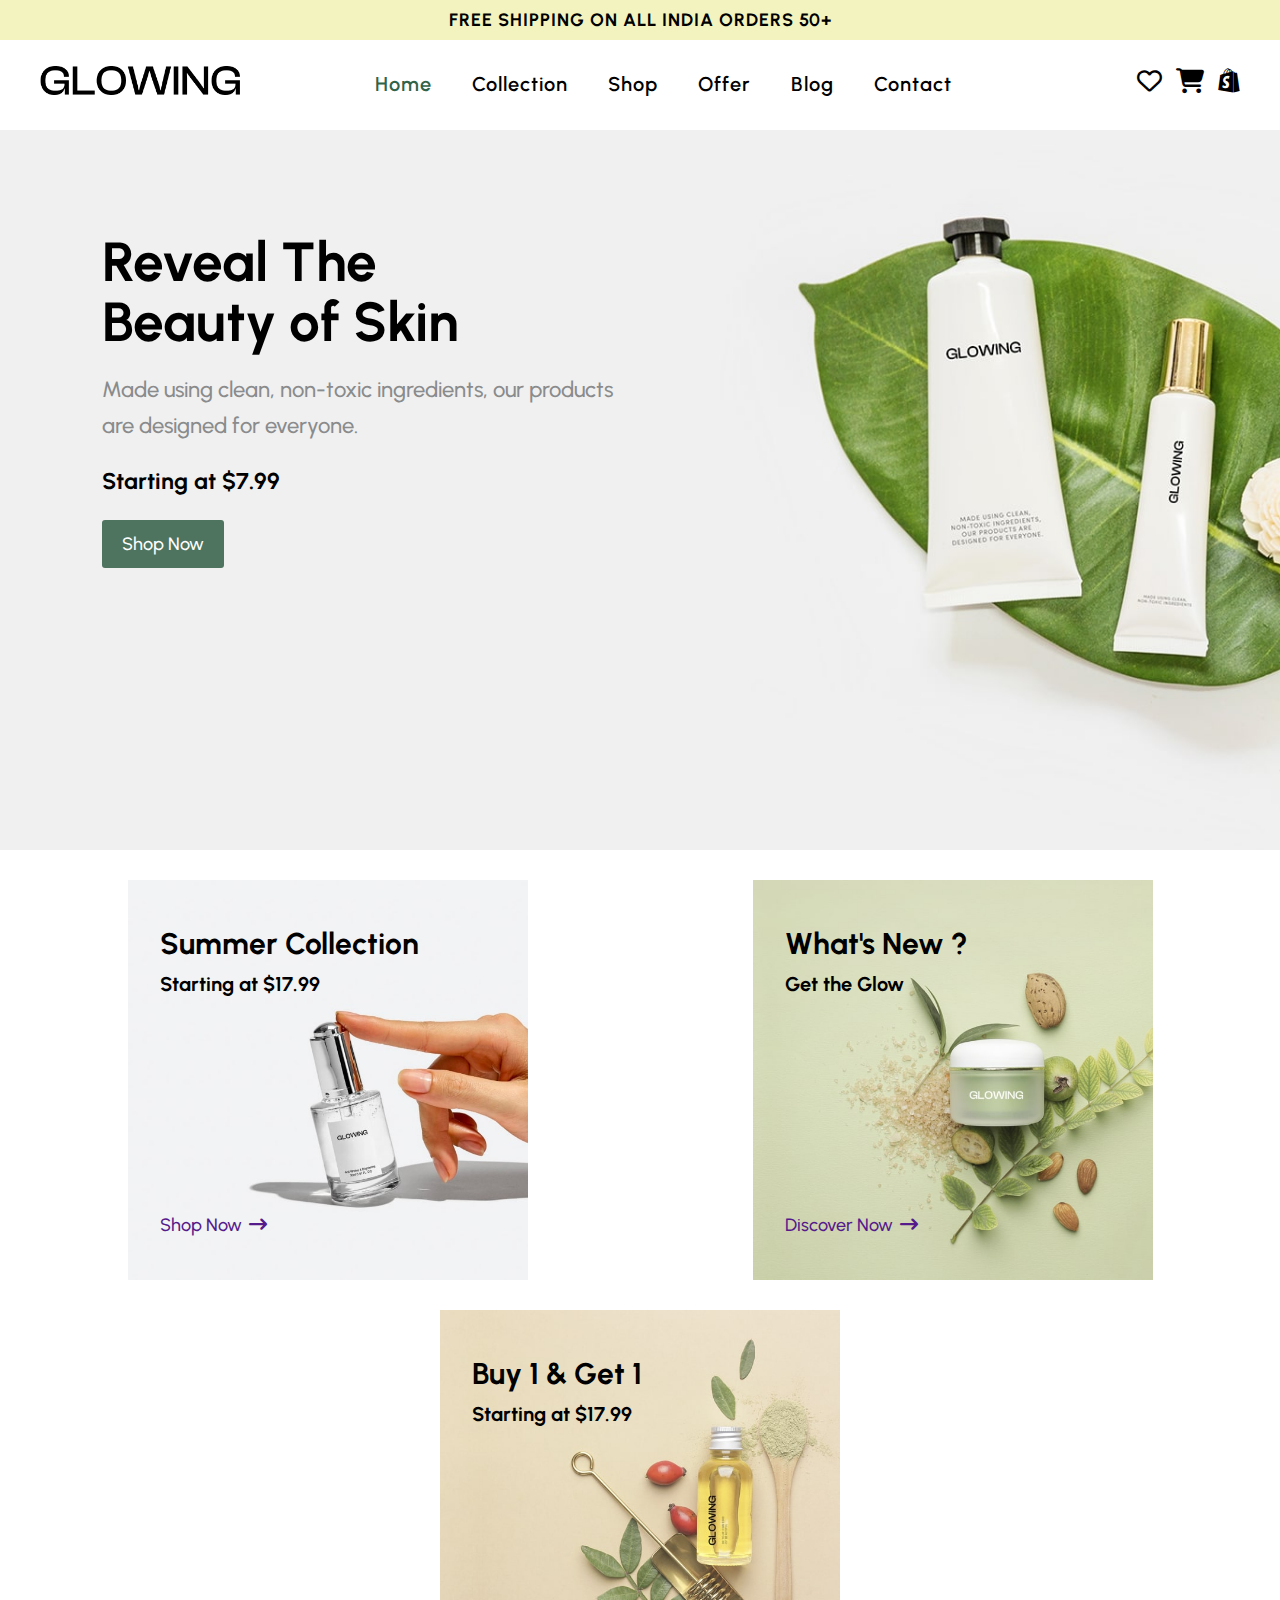
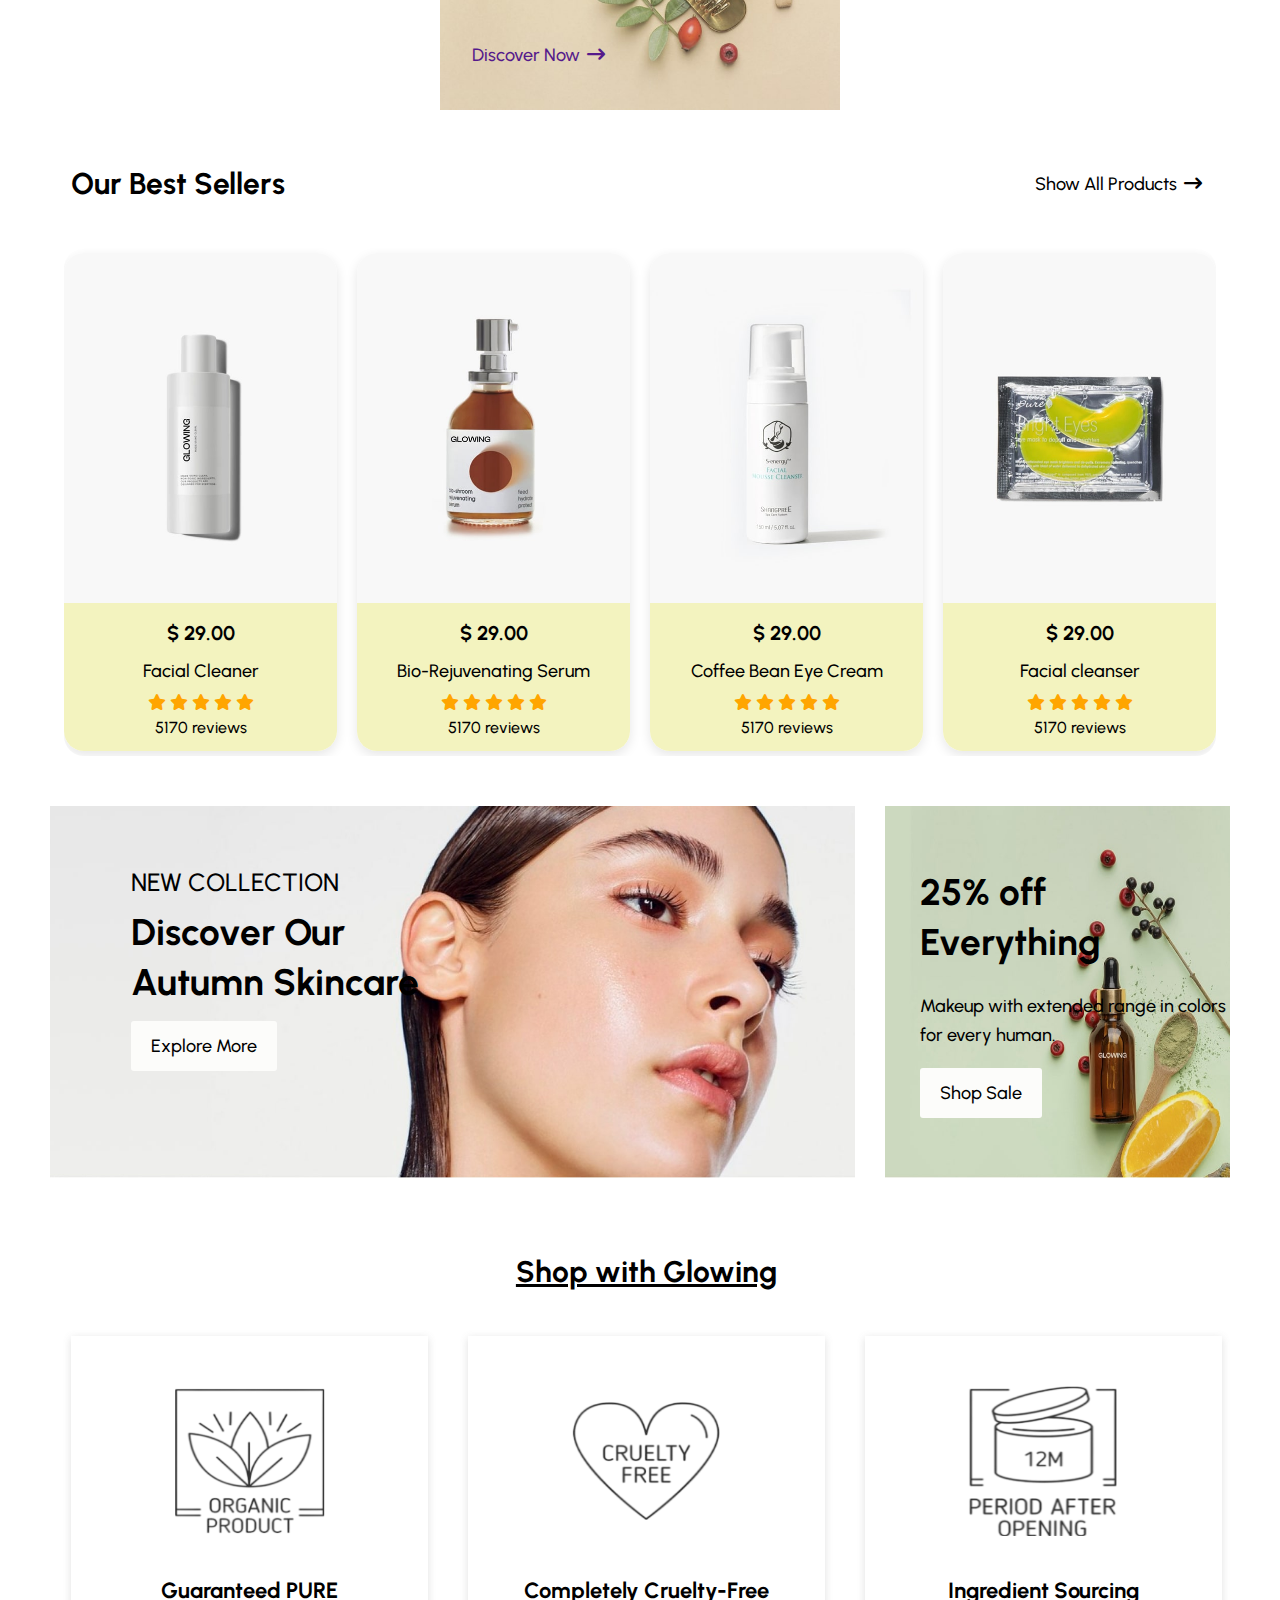
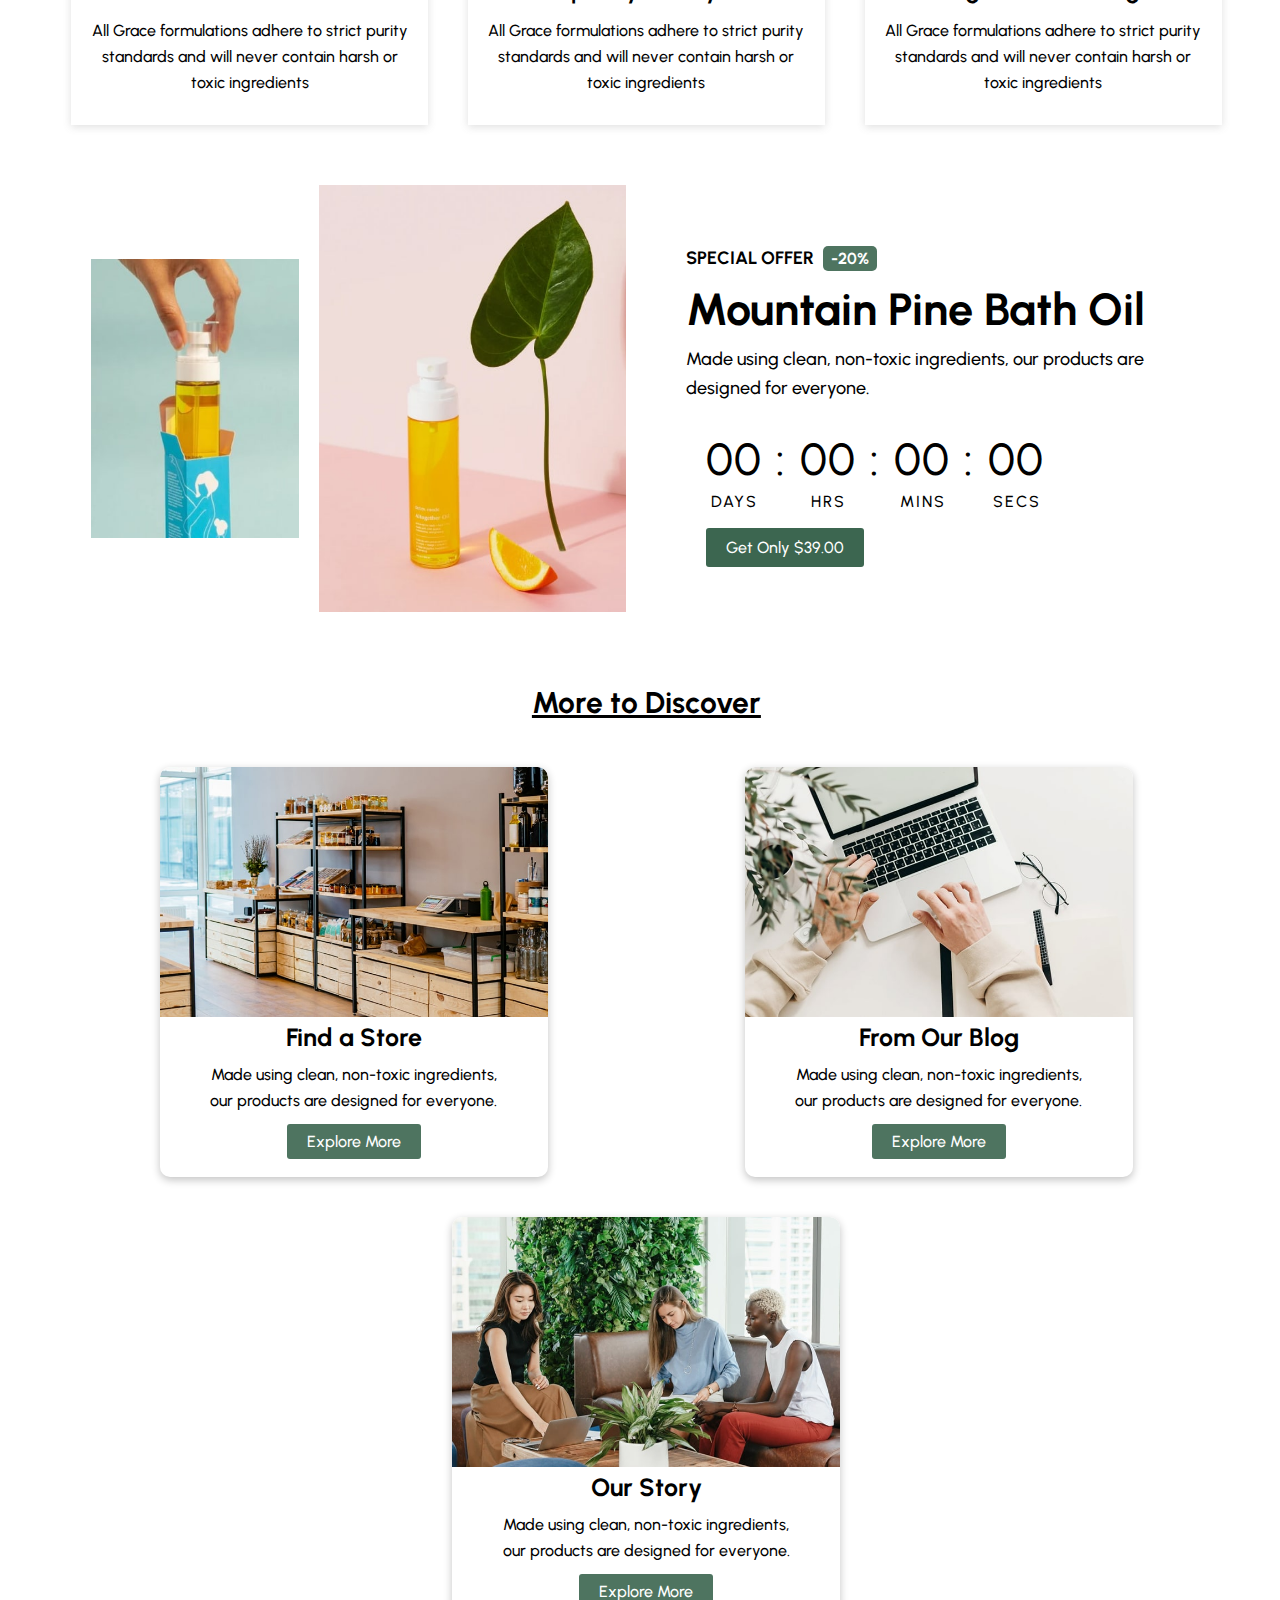
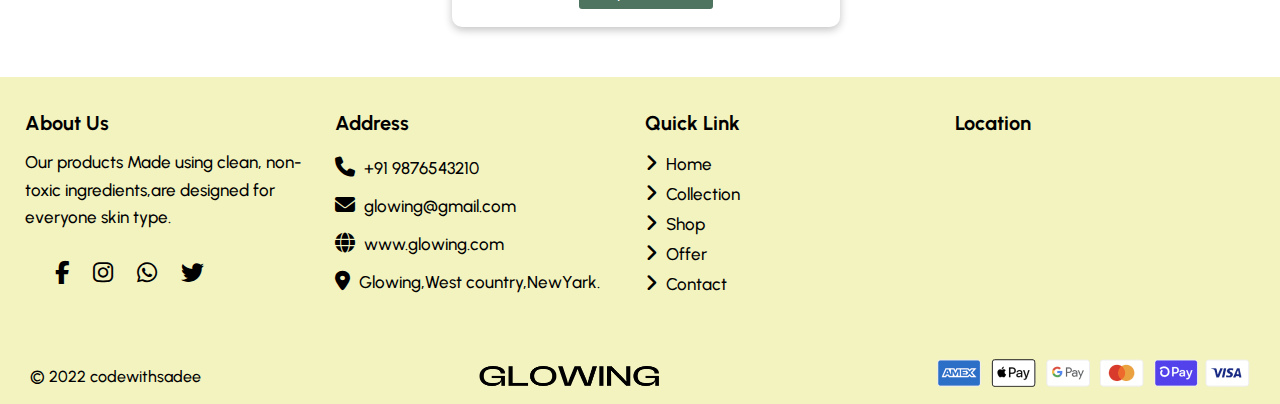
<file: index.html>
<!DOCTYPE html>
<html>
<head>
	<meta charset="UTF-8">
    <meta name="viewport" content="width=device-width, initial-scale=1.0">
    <title>Glowing - Reveal The Beindex.htmlauty of Skin</title>
	<!-- favicon -->
	 <link rel="icon" type="text/svg" href="favicon.svg">

	<!-- font Awesome -->
	<link rel="stylesheet" type="text/css" href="https://cdnjs.cloudflare.com/ajax/libs/font-awesome/6.5.1/css/all.min.css">

	 <!-- css link -->
	 <link rel="stylesheet" type="text/css" href="assets/css/style.css">

	 <!-- google font link -->
	<link rel="preconnect" href="https://fonts.googleapis.com">
	<link rel="preconnect" href="https://fonts.gstatic.com" crossorigin>
	<link href="https://fonts.googleapis.com/css2?family=Urbanist:wght@400;500;600;700;800&display=swap" rel="stylesheet">	

	<link rel="stylesheet" href="https://cdn.jsdelivr.net/npm/swiper@11/swiper-bundle.min.css" />
</head>
<body>

<header>
	<h4>Free Shipping On All India Orders 50+ </h4>
</header>

<nav>
	<div class="img">
		<img src="assets/images/logo.png">
	</div>

	<div class="menu">
		<input type="checkbox" id="check">
		<label for="check">
			<i class="fa-solid fa-bars" id="btn"></i>
			<i class="fa-solid fa-xmark" id="cancel"></i>
		</label>
		<ul>
			<li><a href="index.html" class="active">Home</a></li>
			<li><a href="collection.html">Collection</a></li>
			<li><a href="shop.html">Shop</a></li>
			<li><a href="offer.html">Offer</a></li>
			<li><a href="blog.html">Blog</a></li>
			<li><a href="contact.html">Contact</a></li>
		</ul>
	</div>

	<div class="icons">
		<i class="fa-regular fa-heart"></i>
		<i class="fa-solid fa-cart-shopping" ></i>
		<i class="fa-brands fa-shopify icon"></i>
	</div>
</nav>


<article class="hero slider" id="hero">
	<div class="home slide" style="background-image: url(assets/images/hero-banner-1.jpg);height: 80vh;background-size: cover;" >
		<div>
			<h3>Reveal The <br>Beauty of Skin</h3>
			<p>Made using clean, non-toxic ingredients, our products <br>are designed for everyone.</p>
			<h5>Starting at $7.99</h5>
			<a href="">Shop Now</a>
		</div>
	</div>

	<div class="home slide" style="background-image: url(assets/images/hero-banner-2.jpg);height: 80vh;background-size: cover;display: none;" >
		<div>
			<h3>Product for <br>Beauty of Skin</h3>
			<p>Our products Made using clean, non-toxic ingredients, <br>are designed for everyone skin type.</p>
			<h5>Starting at $8.26</h5>
			<a href="">Get the Glow</a>
		</div>
	</div>

	<div class="home slide" style="background-image: url(assets/images/hero-banner-3.jpg);height: 80vh;background-size: cover;display: none;" >
		<div>
			<h3>Get Buy 1 & <br>Get 1 Free</h3>
			<p>Made using clean, non-toxic ingredients, our products <br>are designed for everyone.</p>
			<h5>Starting at $6.94</h5>
			<a href="">Discover Now</a>
		</div>
	</div>
	
</article>

<section class="collection" id="collection">
	<div class="img">
		<img src="assets/images/collection-1.jpg">
		<div>
			<h3>Summer Collection</h3>
			<p>Starting at $17.99</p>
		</div>
		<a href="">Shop Now <i class="fa-solid fa-arrow-right-long"></i></a>
	</div>

	<div class="img">
		<img src="assets/images/collection-2.jpg">
		<div>
			<h3>What's New ?</h3>
			<p>Get the Glow</p>
		</div>
		<a href="">Discover Now <i class="fa-solid fa-arrow-right-long"></i></a>
	</div>

	<div class="img">
		<img src="assets/images/collection-3.jpg">
		<div>
			<h3>Buy 1 & Get 1</h3>
			<p>Starting at $17.99</p>
		</div>
		<a href="">Discover Now <i class="fa-solid fa-arrow-right-long"></i></a>
	</div>
	
</section>

<!-- heading -->

<section class="heading">
	<h4 id="shop">Our Best Sellers</h4>
	<a href="shop.html">Show All Products <i class="fa-solid fa-arrow-right-long"></i></a>
</section>
<!-- swiper for shop -->

<section class="swiper" >
	<div class="swiper-wrapper">
		<div class="swiper-slide">
			<div class="img"><img src="assets/images/product-01.jpg"></div>
			<div class="text">
			<h4>$ 29.00</h4>
			<p>Facial Cleaner</p>
			<div>
				<i class="fa-solid fa-star"></i>
				<i class="fa-solid fa-star"></i>
				<i class="fa-solid fa-star"></i>
				<i class="fa-solid fa-star"></i>
				<i class="fa-solid fa-star"></i>
			</div>
			<span>5170 reviews</span>
			</div>
			<div class="overlay">
				<i class="fa-regular fa-heart"></i>
				<i class="fa-solid fa-cart-shopping" ></i>
			</div>
		</div>

		<div class="swiper-slide">
			<div class="img"><img src="assets/images/product-02.jpg"></div>
			<div class="text">
			<h4>$ 29.00</h4>
			<p>Bio-Rejuvenating Serum</p>
			<div>
				<i class="fa-solid fa-star"></i>
				<i class="fa-solid fa-star"></i>
				<i class="fa-solid fa-star"></i>
				<i class="fa-solid fa-star"></i>
				<i class="fa-solid fa-star"></i>
			</div>
			<span>5170 reviews</span>
			</div>
			<div class="overlay">
				<i class="fa-regular fa-heart"></i>
				<i class="fa-solid fa-cart-shopping" ></i>
			</div>
		</div>

		<div class="swiper-slide">
			<div class="img"><img src="assets/images/product-03.jpg"></div>
			<div class="text">
			<h4>$ 29.00</h4>
			<p>Coffee Bean Eye Cream</p>
			<div>
				<i class="fa-solid fa-star"></i>
				<i class="fa-solid fa-star"></i>
				<i class="fa-solid fa-star"></i>
				<i class="fa-solid fa-star"></i>
				<i class="fa-solid fa-star"></i>
			</div>
			<span>5170 reviews</span>
			</div>
			<div class="overlay">
				<i class="fa-regular fa-heart"></i>
				<i class="fa-solid fa-cart-shopping" ></i>
			</div>
		</div>

		<div class="swiper-slide">
			<div class="img"><img src="assets/images/product-04.jpg"></div>
			<div class="text">
			<h4>$ 29.00</h4>
			<p>Facial cleanser</p>
			<div>
				<i class="fa-solid fa-star"></i>
				<i class="fa-solid fa-star"></i>
				<i class="fa-solid fa-star"></i>
				<i class="fa-solid fa-star"></i>
				<i class="fa-solid fa-star"></i>
			</div>
			<span>5170 reviews</span>
			</div>
			<div class="overlay">
				<i class="fa-regular fa-heart"></i>
				<i class="fa-solid fa-cart-shopping" ></i>
			</div>
		</div>

		<div class="swiper-slide">
			<div class="img"><img src="assets/images/product-05.jpg"></div>
			<div class="text">
			<h4>$ 25.00</h4>
			<p>Coffee Bean Eye Cream</p>
			<div>
				<i class="fa-solid fa-star"></i>
				<i class="fa-solid fa-star"></i>
				<i class="fa-solid fa-star"></i>
				<i class="fa-solid fa-star"></i>
				<i class="fa-solid fa-star"></i>
			</div>
			<span>5170 reviews</span>
			</div>
			<div class="overlay">
				<i class="fa-regular fa-heart"></i>
				<i class="fa-solid fa-cart-shopping" ></i>
			</div>
		</div>
		
	</div>
	
</section>

<!-- banner -->

<section class="banner">
	<div class="banner1 img">
		<img src="assets/images/banner-1.jpg">
		<div>
			<span>New Collection</span>
			<h2>Discover Our <br> Autumn Skincare</h2>
			<a href="Collection.html">Explore More</a>
		</div>
	</div>

	<div class="banner2 img">
		<img src="assets/images/banner-2.jpg">
		<div>
			<h2>25% off Everything</h2>
			<p>Makeup with extended range in colors for every human.</p>
			<a href="shop.html">Shop Sale</a>
		</div>
	</div>
	
</section>

<!-- shop with glow -->
<section>
	<h2 class="head">Shop with Glowing</h2>
	<div class="glow">
		<div>
			<img src="assets/images/feature-1.png">
			<h3>Guaranteed PURE</h3>
			<p>All Grace formulations adhere to strict purity standards and will never contain harsh or toxic ingredients</p>
		</div>
		<div>
			<img src="assets/images/feature-2.png">
			<h3>Completely Cruelty-Free</h3>
			<p>All Grace formulations adhere to strict purity standards and will never contain harsh or toxic ingredients</p>
		</div>
		<div>
			<img src="assets/images/feature-3.png">
			<h3>Ingredient Sourcing</h3>
			<p>All Grace formulations adhere to strict purity standards and will never contain harsh or toxic ingredients</p>
		</div>
	</div>
</section>


<!-- offer -->

<section class="offer" id="offer">
	<div class="offer1">
		<span class="img1"><img src="assets/images/offer-banner-1.jpg"></span>
		<span class="img2"><img src="assets/images/offer-banner-2.jpg"></span>
	</div>
	<div>
		<h4>Special Offer <span> -20% </span></h4>
		<h2>Mountain Pine Bath Oil</h2>
		<p>Made using clean, non-toxic ingredients, our products are designed for everyone.</p>
		<div id="countdown">
			<span id="days">00</span>
			<span>:</span>
			<span id="hrs">00</span>
			<span>:</span>
			<span id="min">00</span>
			<span>:</span>
			<span id="sec">00</span>
		</div>
		<a href="">Get Only $39.00</a>
	</div>
	
</section>

<!-- blog -->

<section id="blog">
	<h2 class="head">More to Discover</h2>
	<div class="blog">
		<div class="blogs">
			<div class="img"><img src="assets/images/blog-1.jpg"></div>
			<h3>Find a Store</h3>
			<p>Made using clean, non-toxic ingredients, <br>our products are designed for everyone.</p>
			<a href="blog.html">Explore More</a>
		</div>
		
		<div class="blogs">
			<div class="img"><img src="assets/images/blog-2.jpg"></div>
			<h3>From Our Blog</h3>
			<p>Made using clean, non-toxic ingredients, <br>our products are designed for everyone.</p>
			<a href="blog.html">Explore More</a>
		</div>

		<div class="blogs">
			<div class="img"><img src="assets/images/blog-3.jpg"></div>
			<h3>Our Story</h3>
			<p>Made using clean, non-toxic ingredients, <br>our products are designed for everyone.</p>
			<a href="blog.html">Explore More</a>
		</div>
		
	</div>
</section>

<!-- footer  -->
<footer>
	<div>
		<h4>About Us</h4>
		<p>Our products Made using clean, non-toxic ingredients,are designed for everyone skin type.</p>
		<div class="icon">
			<i class="fa-brands fa-facebook-f"></i>
			<i class="fa-brands fa-instagram"></i>
			<i class="fa-brands fa-whatsapp"></i>
			<i class="fa-brands fa-twitter"></i>
		</div> 
	</div>

	<div>
		<h4>Address</h4>
		<ul class="add">
			<li><i class="fa-solid fa-phone"></i> +91 9876543210</li>
			<li><i class="fa-solid fa-envelope"></i> glowing@gmail.com</li>
			<li><i class="fa-solid fa-globe"></i> www.glowing.com</li>
			<li><i class="fa-solid fa-location-dot"></i> Glowing,West country,NewYark.</li>
		</ul>
	</div>

	<div>
		<h4>Quick Link</h4>
		<ul>
			<li><i class="fa-solid fa-angle-right"></i>
				<a href="index.html">Home</a></li>
			<li><i class="fa-solid fa-angle-right"></i> 
				<a href="collection.html">Collection</a></li>
			<li><i class="fa-solid fa-angle-right"></i>
				<a href="shop.html">Shop</a></li>
			<li><i class="fa-solid fa-angle-right"></i>
				<a href="offer.html">Offer</a></li>
			<li><i class="fa-solid fa-angle-right"></i> 
				<a href="contact.html">Contact</a></li>
		</ul>
	</div>

	<div>
		<h4>Location</h4>
		<iframe src="https://www.google.com/maps/embed?pb=!1m18!1m12!1m3!1d31162.049877383895!2d78.56471545000001!3d12.499168000000001!2m3!1f0!2f0!3f0!3m2!1i1024!2i768!4f13.1!3m3!1m2!1s0x3bac540dd5ac6613%3A0x6f3185b3090fa58!2sTirupathur%2C%20Tamil%20Nadu!5e0!3m2!1sen!2sin!4v1734733596882!5m2!1sen!2sin"  style="border:0;" allowfullscreen="" loading="lazy" referrerpolicy="no-referrer-when-downgrade"></iframe>
	</div>
</footer>

<article class="foot">
	<div>
		<p>© 2022 codewithsadee</p>
	</div>
	<div class="img">
		<img src="assets/images/logo.png">
	</div>
	<div>
		<img src="assets/images/pay.png">
	</div>
	
</article>





<script src="https://cdn.jsdelivr.net/npm/swiper@11/swiper-bundle.min.js"></script>
<script type="text/javascript" src="assets/js/script.js"></script>
</body>
</html>
</file>
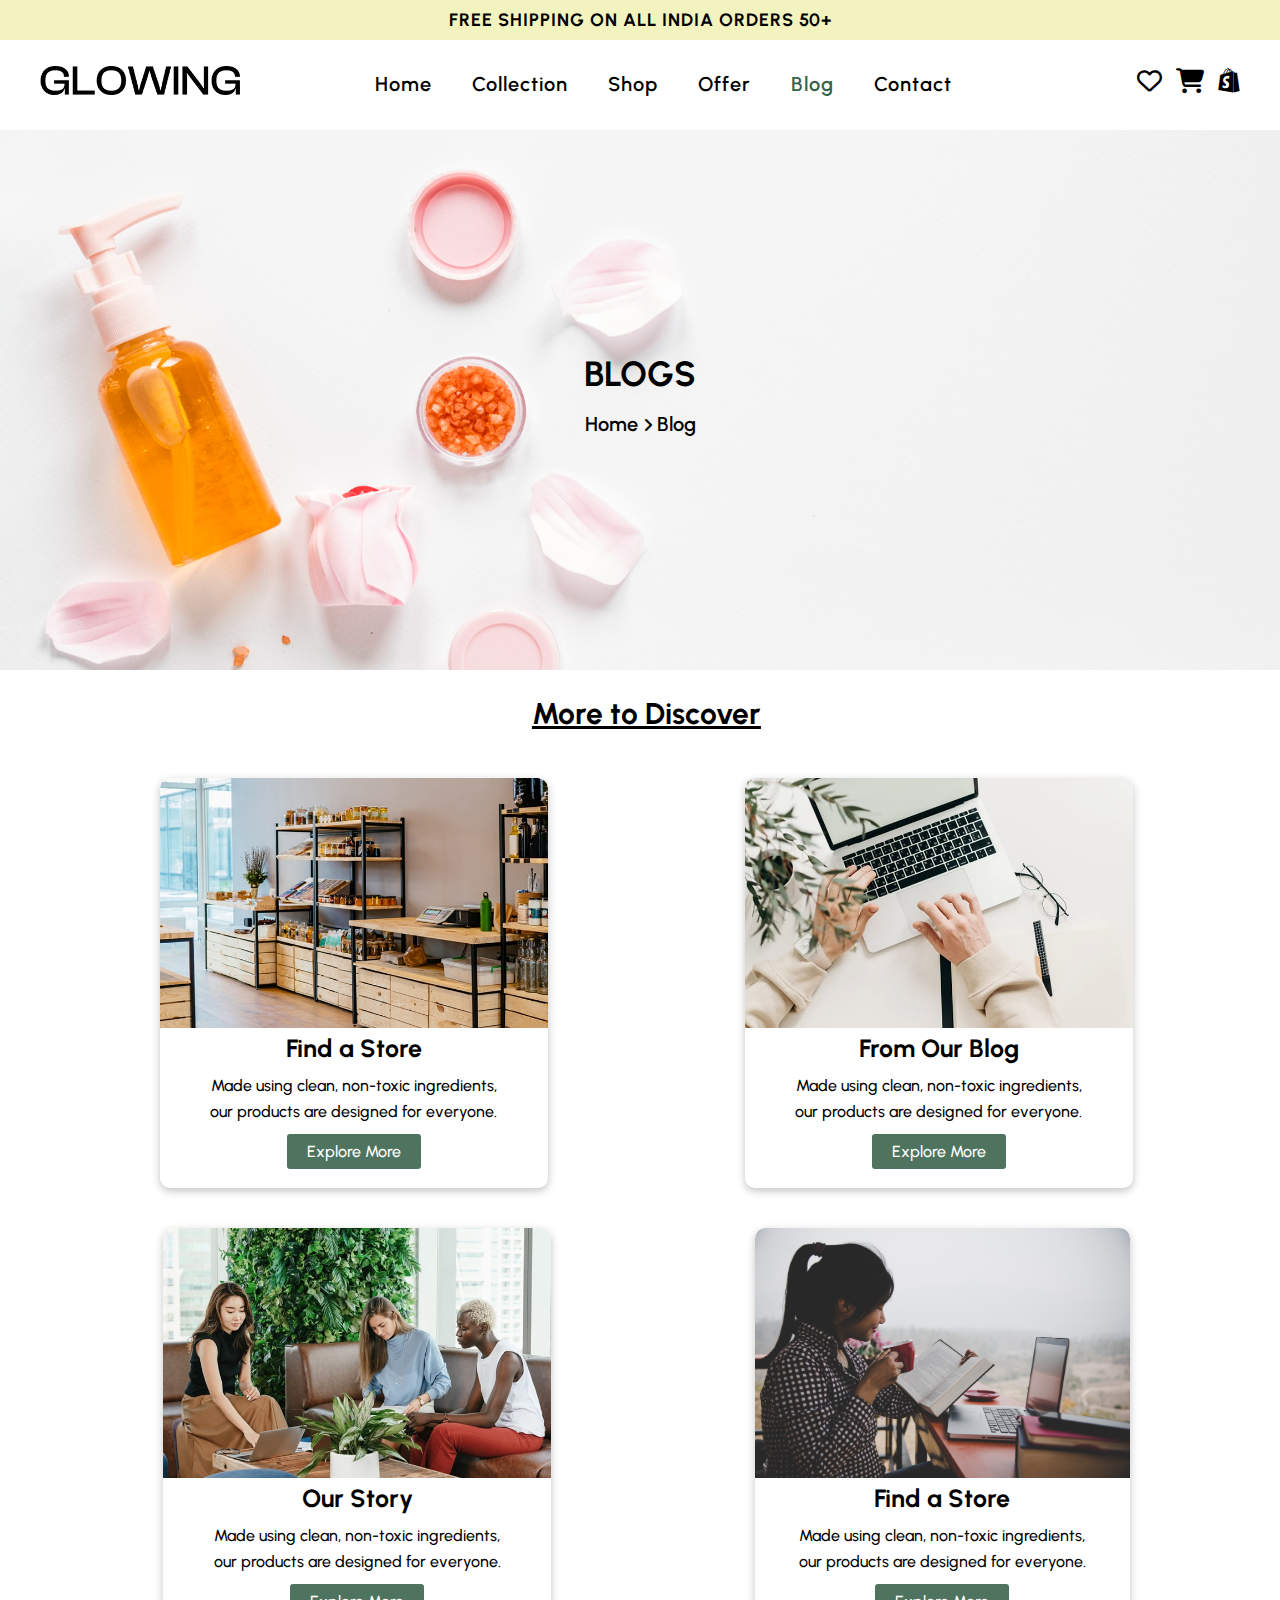
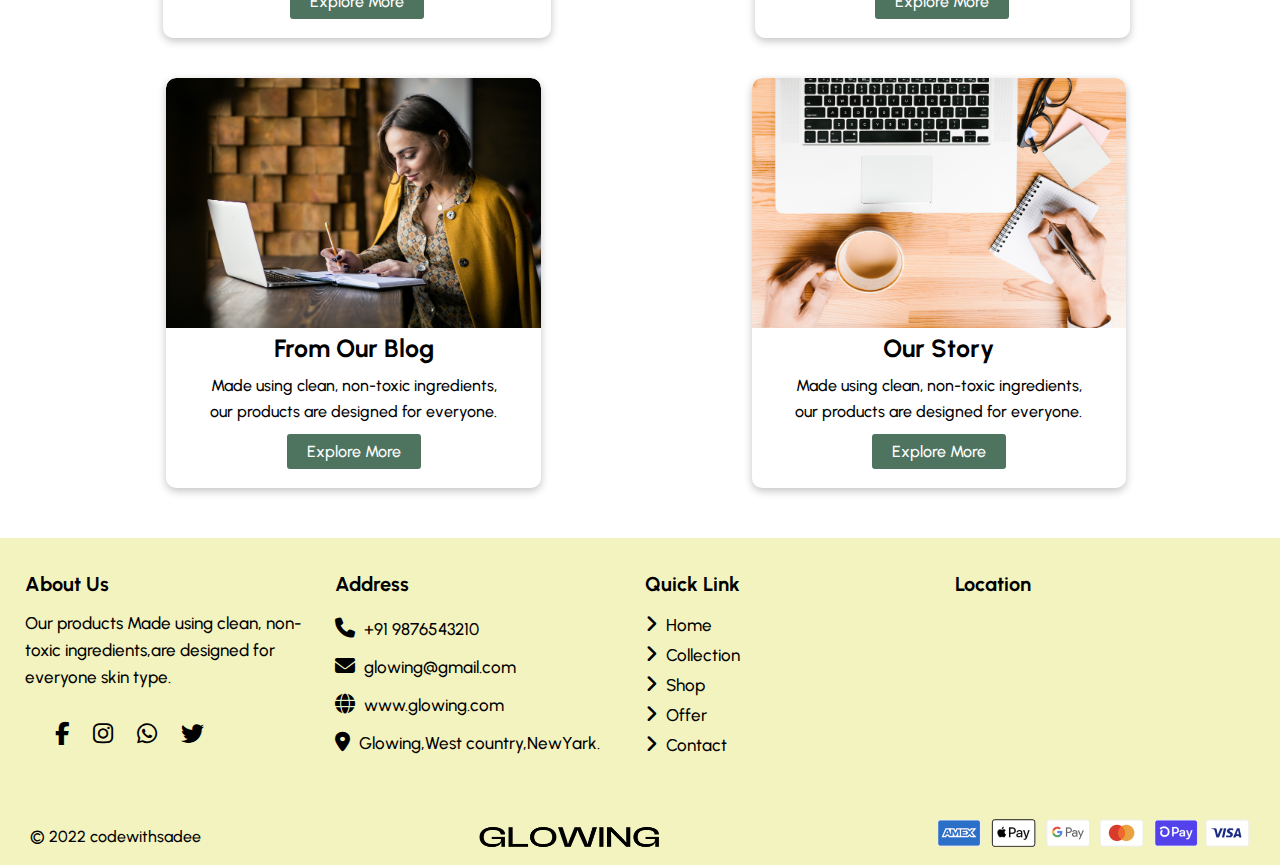
<file: blog.html>
<!DOCTYPE html>
<html>
<head>
	<meta charset="UTF-8">
    <meta name="viewport" content="width=device-width, initial-scale=1.0">
    <title>Glowing - Reveal The Beindex.htmlauty of Skin</title>
	<!-- favicon -->
	 <link rel="icon" type="text/svg" href="favicon.svg">

	<!-- font Awesome -->
	<link rel="stylesheet" type="text/css" href="https://cdnjs.cloudflare.com/ajax/libs/font-awesome/6.5.1/css/all.min.css">

	 <!-- css link -->
	 <link rel="stylesheet" type="text/css" href="assets/css/style.css">

	 <!-- google font link -->
	<link rel="preconnect" href="https://fonts.googleapis.com">
	<link rel="preconnect" href="https://fonts.gstatic.com" crossorigin>
	<link href="https://fonts.googleapis.com/css2?family=Urbanist:wght@400;500;600;700;800&display=swap" rel="stylesheet">	

	<link rel="stylesheet" href="https://cdn.jsdelivr.net/npm/swiper@11/swiper-bundle.min.css" />
</head>
<body>

<header>
	<h4>Free Shipping On All India Orders 50+ </h4>
</header>

<nav>
	<div class="img">
		<img src="assets/images/logo.png">
	</div>

	<div class="menu">
		<input type="checkbox" id="check">
		<label for="check">
			<i class="fa-solid fa-bars" id="btn"></i>
			<i class="fa-solid fa-xmark" id="cancel"></i>
		</label>
		<ul>
			<li><a href="index.html">Home</a></li>
			<li><a href="collection.html">Collection</a></li>
			<li><a href="shop.html">Shop</a></li>
			<li><a href="offer.html">Offer</a></li>
			<li><a href="blog.html" class="active">Blog</a></li>
			<li><a href="contact.html">Contact</a></li>
		</ul>
	</div>

	<div class="icons">
		<i class="fa-regular fa-heart"></i>
		<i class="fa-solid fa-cart-shopping" ></i>
		<i class="fa-brands fa-shopify icon"></i>
	</div>
</nav>

<!-- Headbanner -->

<article class="headbanner" style="background-image: url(assets/images/bg.jpg);
background-position: cover;height: 60vh; ">
<div>
	<h3>BLOGS</h3>
	<a href="index.html">Home </a> <i class="fa-solid fa-angle-right"></i> <a href="blog.html">Blog</a>
</div>
</article>

<section id="blog">
	<h2 class="head">More to Discover</h2>
	<div class="blog">
		<div class="blogs">
			<div class="img"><img src="assets/images/blog-1.jpg"></div>
			<h3>Find a Store</h3>
			<p>Made using clean, non-toxic ingredients, <br>our products are designed for everyone.</p>
			<a href="">Explore More</a>
		</div>
		
		<div class="blogs">
			<div class="img"><img src="assets/images/blog-2.jpg"></div>
			<h3>From Our Blog</h3>
			<p>Made using clean, non-toxic ingredients, <br>our products are designed for everyone.</p>
			<a href="">Explore More</a>
		</div>

		<div class="blogs">
			<div class="img"><img src="assets/images/blog-3.jpg"></div>
			<h3>Our Story</h3>
			<p>Made using clean, non-toxic ingredients, <br>our products are designed for everyone.</p>
			<a href="">Explore More</a>
		</div>
		
		<div class="blogs">
			<div class="img"><img src="assets/images/blog-4.jpg"></div>
			<h3>Find a Store</h3>
			<p>Made using clean, non-toxic ingredients, <br>our products are designed for everyone.</p>
			<a href="">Explore More</a>
		</div>
		
		<div class="blogs">
			<div class="img"><img src="assets/images/blog-5.jpg"></div>
			<h3>From Our Blog</h3>
			<p>Made using clean, non-toxic ingredients, <br>our products are designed for everyone.</p>
			<a href="">Explore More</a>
		</div>

		<div class="blogs">
			<div class="img"><img src="assets/images/blog-6.jpg"></div>
			<h3>Our Story</h3>
			<p>Made using clean, non-toxic ingredients, <br>our products are designed for everyone.</p>
			<a href="">Explore More</a>
		</div>
	</div>
</section>


<!-- footer -->
<footer>
	<div>
		<h4>About Us</h4>
		<p>Our products Made using clean, non-toxic ingredients,are designed for everyone skin type.</p>
		<div class="icon">
			<i class="fa-brands fa-facebook-f"></i>
			<i class="fa-brands fa-instagram"></i>
			<i class="fa-brands fa-whatsapp"></i>
			<i class="fa-brands fa-twitter"></i>
		</div> 
	</div>

	<div>
		<h4>Address</h4>
		<ul class="add">
			<li><i class="fa-solid fa-phone"></i> +91 9876543210</li>
			<li><i class="fa-solid fa-envelope"></i> glowing@gmail.com</li>
			<li><i class="fa-solid fa-globe"></i> www.glowing.com</li>
			<li><i class="fa-solid fa-location-dot"></i> Glowing,West country,NewYark.</li>
		</ul>
	</div>

	<div>
		<h4>Quick Link</h4>
		<ul>
			<li><i class="fa-solid fa-angle-right"></i>
				<a href="index.html">Home</a></li>
			<li><i class="fa-solid fa-angle-right"></i> 
				<a href="collection.html">Collection</a></li>
			<li><i class="fa-solid fa-angle-right"></i>
				<a href="shop.html">Shop</a></li>
			<li><i class="fa-solid fa-angle-right"></i>
				<a href="offer.html">Offer</a></li>
			<li><i class="fa-solid fa-angle-right"></i> 
				<a href="contact.html">Contact</a></li>
		</ul>
	</div>

	<div>
		<h4>Location</h4>
		<iframe src="https://www.google.com/maps/embed?pb=!1m18!1m12!1m3!1d31162.049877383895!2d78.56471545000001!3d12.499168000000001!2m3!1f0!2f0!3f0!3m2!1i1024!2i768!4f13.1!3m3!1m2!1s0x3bac540dd5ac6613%3A0x6f3185b3090fa58!2sTirupathur%2C%20Tamil%20Nadu!5e0!3m2!1sen!2sin!4v1734733596882!5m2!1sen!2sin"  style="border:0;" allowfullscreen="" loading="lazy" referrerpolicy="no-referrer-when-downgrade"></iframe>
	</div>
</footer>

<article class="foot">
	<div>
		<p>© 2022 codewithsadee</p>
	</div>
	<div class="img">
		<img src="assets/images/logo.png">
	</div>
	<div>
		<img src="assets/images/pay.png">
	</div>
	
</article>





<script src="https://cdn.jsdelivr.net/npm/swiper@11/swiper-bundle.min.js"></script>
<script type="text/javascript" src="assets/js/script.js"></script>
</body>
</html>
</file>
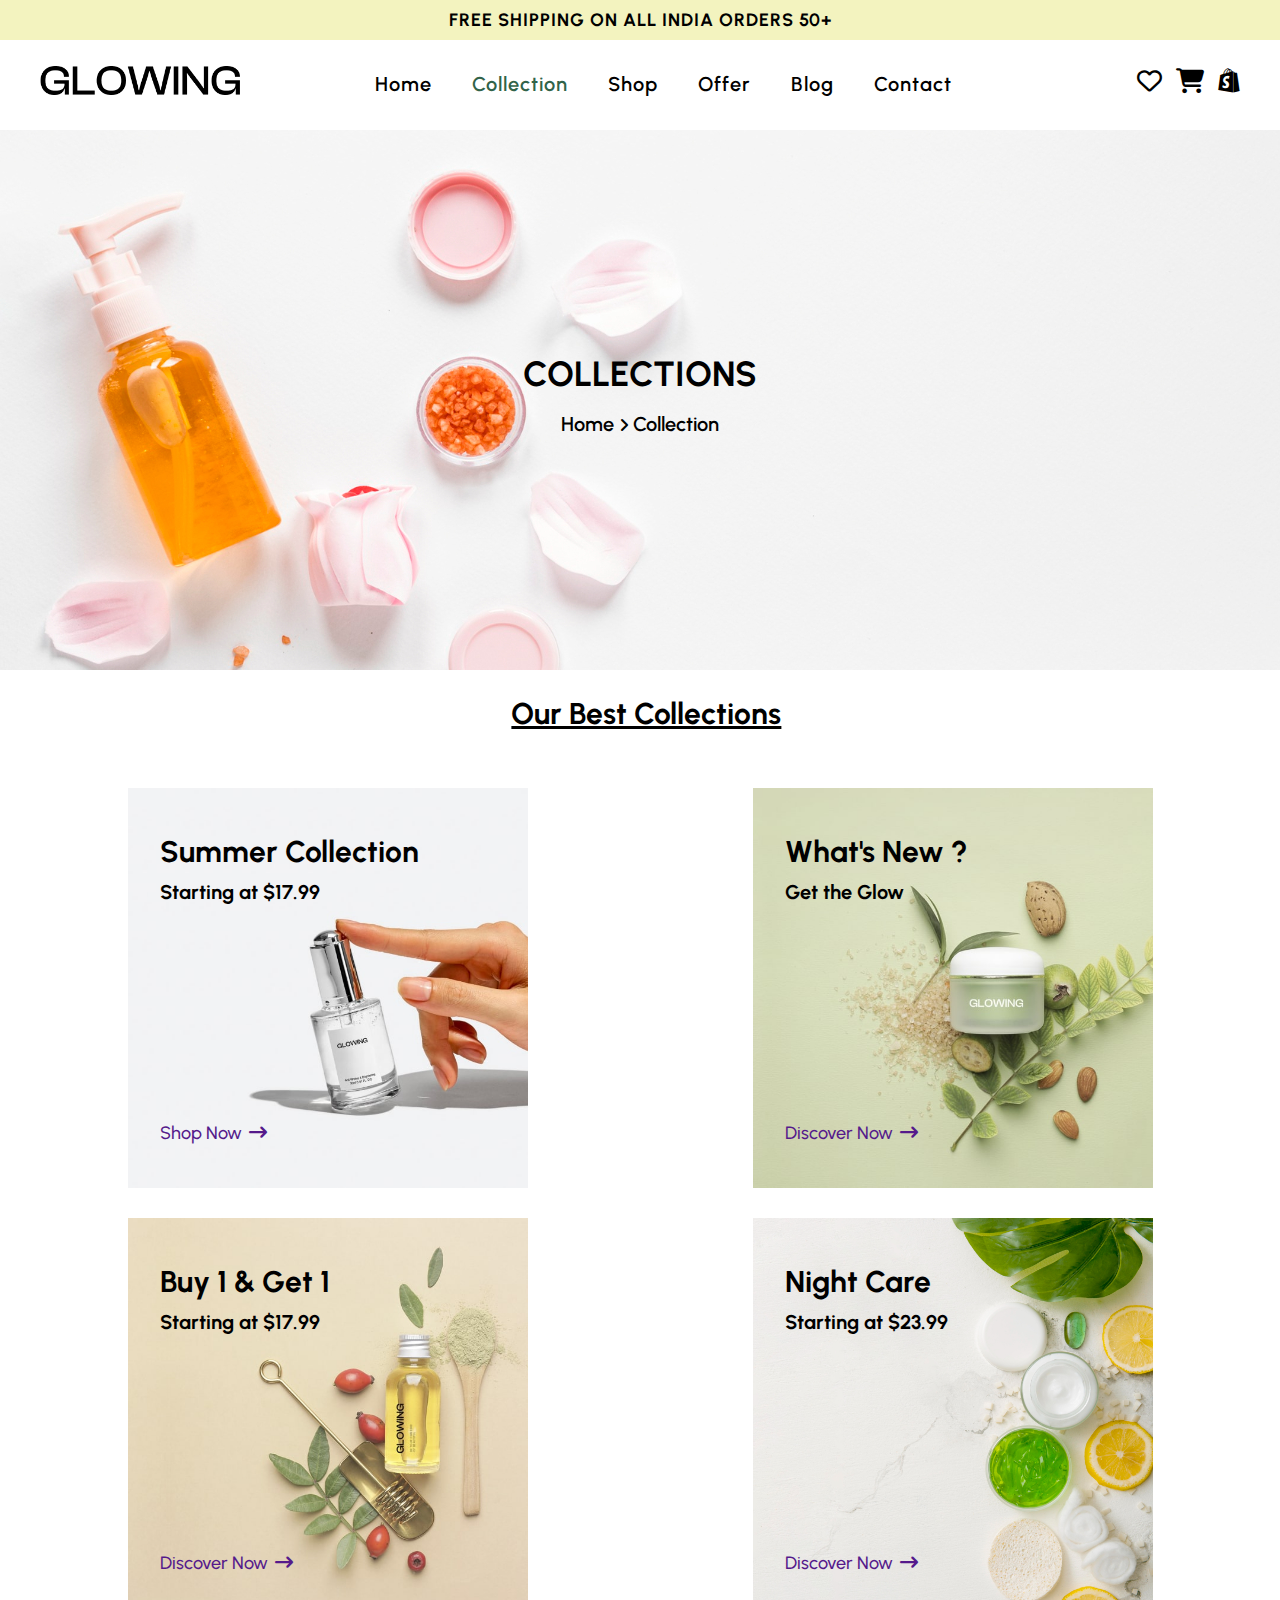
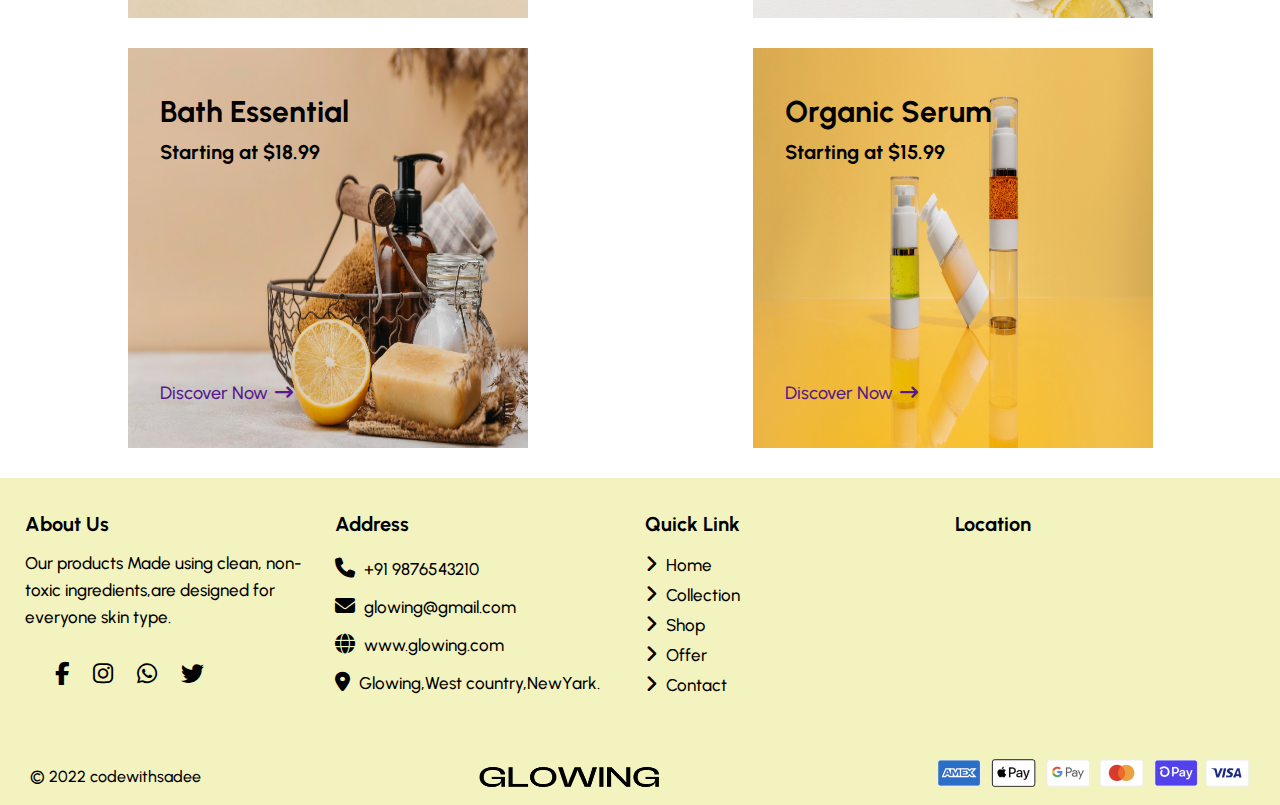
<file: collection.html>
<!DOCTYPE html>
<html>
<head>
	<meta charset="UTF-8">
    <meta name="viewport" content="width=device-width, initial-scale=1.0">
    <title>Glowing - Reveal The Beindex.htmlauty of Skin</title>
	<!-- favicon -->
	 <link rel="icon" type="text/svg" href="favicon.svg">

	<!-- font Awesome -->
	<link rel="stylesheet" type="text/css" href="https://cdnjs.cloudflare.com/ajax/libs/font-awesome/6.5.1/css/all.min.css">

	 <!-- css link -->
	 <link rel="stylesheet" type="text/css" href="assets/css/style.css">

	 <!-- google font link -->
	<link rel="preconnect" href="https://fonts.googleapis.com">
	<link rel="preconnect" href="https://fonts.gstatic.com" crossorigin>
	<link href="https://fonts.googleapis.com/css2?family=Urbanist:wght@400;500;600;700;800&display=swap" rel="stylesheet">	

	<link rel="stylesheet" href="https://cdn.jsdelivr.net/npm/swiper@11/swiper-bundle.min.css" />
</head>
<body>

<header>
	<h4>Free Shipping On All India Orders 50+ </h4>
</header>

<nav>
	<div class="img">
		<img src="assets/images/logo.png">
	</div>

	<div class="menu">
		<input type="checkbox" id="check">
		<label for="check">
			<i class="fa-solid fa-bars" id="btn"></i>
			<i class="fa-solid fa-xmark" id="cancel"></i>
		</label>
		<ul>
			<li><a href="index.html">Home</a></li>
			<li><a href="collection.html" class="active">Collection</a></li>
			<li><a href="shop.html">Shop</a></li>
			<li><a href="offer.html">Offer</a></li>
			<li><a href="blog.html">Blog</a></li>
			<li><a href="contact.html">Contact</a></li>
		</ul>
	</div>

	<div class="icons">
		<i class="fa-regular fa-heart"></i>
		<i class="fa-solid fa-cart-shopping" ></i>
		<i class="fa-brands fa-shopify icon"></i>
	</div>
</nav>

<!-- Headbanner -->

<article class="headbanner" style="background-image: url(assets/images/bg.jpg);
background-position: cover;height: 60vh; ">
<div>
	<h3>COLLECTIONS</h3>
	<a href="index.html">Home </a> <i class="fa-solid fa-angle-right"></i> <a href="collection.html">Collection</a>
</div>
</article>

<!-- heading -->

<section class="head">
	<h4>Our Best Collections</h4>
</section>


<!-- collections -->

<section class="collection">
	<div class="img">
		<img src="assets/images/collection-1.jpg">
		<div>
			<h3>Summer Collection</h3>
			<p>Starting at $17.99</p>
		</div>
		<a href="">Shop Now <i class="fa-solid fa-arrow-right-long"></i></a>
	</div>

	<div class="img">
		<img src="assets/images/collection-2.jpg">
		<div>
			<h3>What's New ?</h3>
			<p>Get the Glow</p>
		</div>
		<a href="">Discover Now <i class="fa-solid fa-arrow-right-long"></i></a>
	</div>

	<div class="img">
		<img src="assets/images/collection-3.jpg">
		<div>
			<h3>Buy 1 & Get 1</h3>
			<p>Starting at $17.99</p>
		</div>
		<a href="">Discover Now <i class="fa-solid fa-arrow-right-long"></i></a>
	</div>

	<div class="img">
		<img src="assets/images/collection-9.jpg">
		<div>
			<h3>Night Care</h3>
			<p>Starting at $23.99</p>
		</div>
		<a href="">Discover Now <i class="fa-solid fa-arrow-right-long"></i></a>
	</div>

	<div class="img">
		<img src="assets/images/collection-6.jpg">
		<div>
			<h3>Bath Essential</h3>
			<p>Starting at $18.99</p>
		</div>
		<a href="">Discover Now <i class="fa-solid fa-arrow-right-long"></i></a>
	</div>

	<div class="img">
		<img src="assets/images/collection-5.jpg">
		<div>
			<h3>Organic Serum</h3>
			<p>Starting at $15.99</p>
		</div>
		<a href="">Discover Now <i class="fa-solid fa-arrow-right-long"></i></a>
	</div>
</section>

<!-- footer -->
<footer>
	<div>
		<h4>About Us</h4>
		<p>Our products Made using clean, non-toxic ingredients,are designed for everyone skin type.</p>
		<div class="icon">
			<i class="fa-brands fa-facebook-f"></i>
			<i class="fa-brands fa-instagram"></i>
			<i class="fa-brands fa-whatsapp"></i>
			<i class="fa-brands fa-twitter"></i>
		</div> 
	</div>

	<div>
		<h4>Address</h4>
		<ul class="add">
			<li><i class="fa-solid fa-phone"></i> +91 9876543210</li>
			<li><i class="fa-solid fa-envelope"></i> glowing@gmail.com</li>
			<li><i class="fa-solid fa-globe"></i> www.glowing.com</li>
			<li><i class="fa-solid fa-location-dot"></i> Glowing,West country,NewYark.</li>
		</ul>
	</div>

	<div>
		<h4>Quick Link</h4>
		<ul>
			<li><i class="fa-solid fa-angle-right"></i>
				<a href="index.html">Home</a></li>
			<li><i class="fa-solid fa-angle-right"></i> 
				<a href="collection.html">Collection</a></li>
			<li><i class="fa-solid fa-angle-right"></i>
				<a href="shop.html">Shop</a></li>
			<li><i class="fa-solid fa-angle-right"></i>
				<a href="offer.html">Offer</a></li>
			<li><i class="fa-solid fa-angle-right"></i> 
				<a href="contact.html">Contact</a></li>
		</ul>
	</div>

	<div>
		<h4>Location</h4>
		<iframe src="https://www.google.com/maps/embed?pb=!1m18!1m12!1m3!1d31162.049877383895!2d78.56471545000001!3d12.499168000000001!2m3!1f0!2f0!3f0!3m2!1i1024!2i768!4f13.1!3m3!1m2!1s0x3bac540dd5ac6613%3A0x6f3185b3090fa58!2sTirupathur%2C%20Tamil%20Nadu!5e0!3m2!1sen!2sin!4v1734733596882!5m2!1sen!2sin"  style="border:0;" allowfullscreen="" loading="lazy" referrerpolicy="no-referrer-when-downgrade"></iframe>
	</div>
</footer>

<article class="foot">
	<div>
		<p>© 2022 codewithsadee</p>
	</div>
	<div class="img">
		<img src="assets/images/logo.png">
	</div>
	<div>
		<img src="assets/images/pay.png">
	</div>
	
</article>





<script src="https://cdn.jsdelivr.net/npm/swiper@11/swiper-bundle.min.js"></script>
<script type="text/javascript" src="assets/js/script.js"></script>
</body>
</html>
</file>
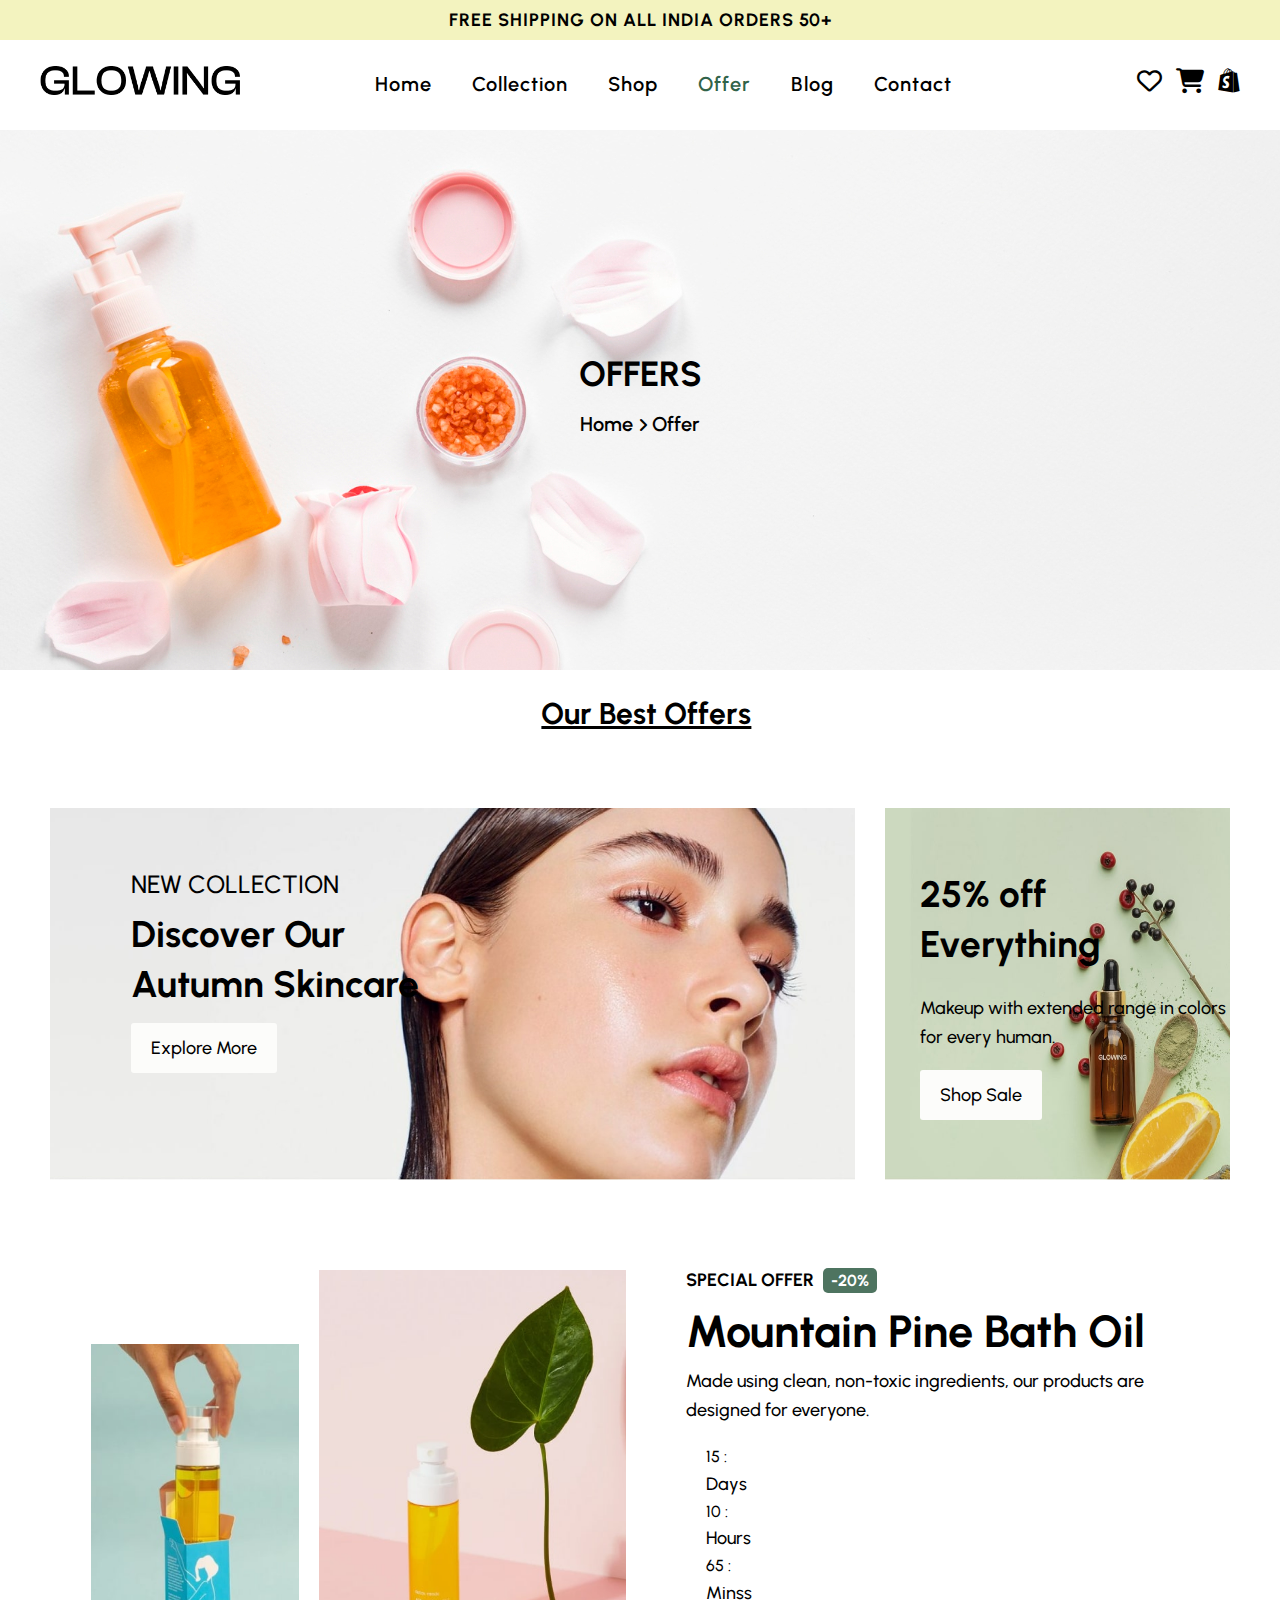
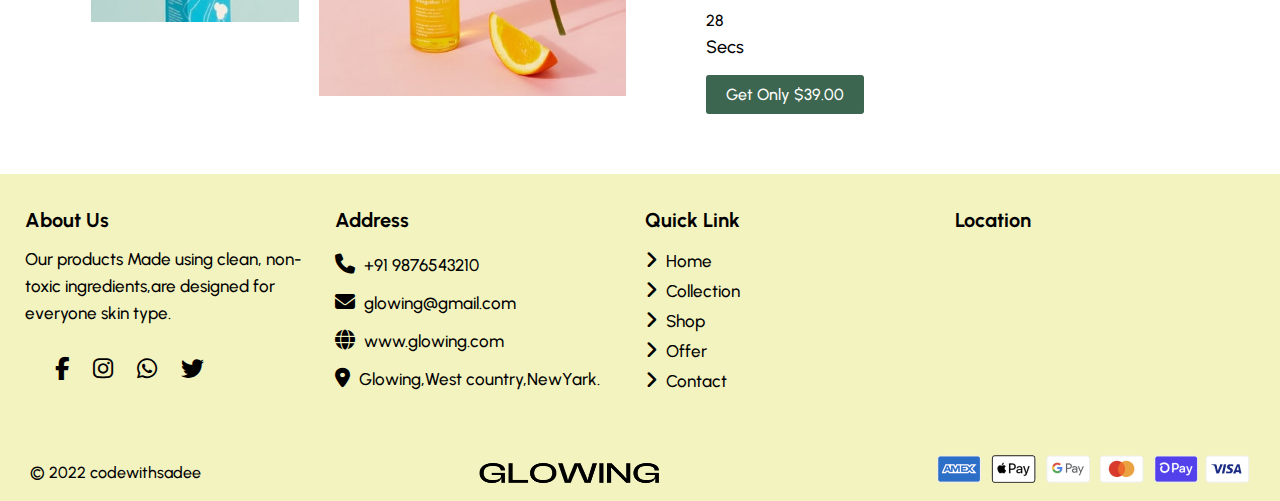
<file: offer.html>
<!DOCTYPE html>
<html>
<head>
	<meta charset="UTF-8">
    <meta name="viewport" content="width=device-width, initial-scale=1.0">
    <title>Glowing - Reveal The Beindex.htmlauty of Skin</title>
	<!-- favicon -->
	 <link rel="icon" type="text/svg" href="favicon.svg">

	<!-- font Awesome -->
	<link rel="stylesheet" type="text/css" href="https://cdnjs.cloudflare.com/ajax/libs/font-awesome/6.5.1/css/all.min.css">

	 <!-- css link -->
	 <link rel="stylesheet" type="text/css" href="assets/css/style.css">

	 <!-- google font link -->
	<link rel="preconnect" href="https://fonts.googleapis.com">
	<link rel="preconnect" href="https://fonts.gstatic.com" crossorigin>
	<link href="https://fonts.googleapis.com/css2?family=Urbanist:wght@400;500;600;700;800&display=swap" rel="stylesheet">	

	<link rel="stylesheet" href="https://cdn.jsdelivr.net/npm/swiper@11/swiper-bundle.min.css" />
</head>
<body>

<header>
	<h4>Free Shipping On All India Orders 50+ </h4>
</header>

<nav>
	<div class="img">
		<img src="assets/images/logo.png">
	</div>

	<div class="menu">
		<input type="checkbox" id="check">
		<label for="check">
			<i class="fa-solid fa-bars" id="btn"></i>
			<i class="fa-solid fa-xmark" id="cancel"></i>
		</label>
		<ul>
			<li><a href="index.html">Home</a></li>
			<li><a href="collection.html">Collection</a></li>
			<li><a href="shop.html">Shop</a></li>
			<li><a href="offer.html" class="active">Offer</a></li>
			<li><a href="blog.html">Blog</a></li>
			<li><a href="contact.html">Contact</a></li>
		</ul>
	</div>

	<div class="icons">
		<i class="fa-regular fa-heart"></i>
		<i class="fa-solid fa-cart-shopping" ></i>
		<i class="fa-brands fa-shopify icon"></i>
	</div>
</nav>

<!-- Headbanner -->

<article class="headbanner" style="background-image: url(assets/images/bg.jpg);
background-position: cover;height: 60vh; ">
<div>
	<h3>OFFERS</h3>
	<a href="index.html">Home </a> <i class="fa-solid fa-angle-right"></i> <a href="offer.html">Offer</a>
</div>
</article>

<!-- heading -->

<section class="head">
	<h4>Our Best Offers</h4>
</section>

<!-- banner -->

<section class="banner">
	<div class="banner1 img">
		<img src="assets/images/banner-1.jpg">
		<div>
			<span>New Collection</span>
			<h2>Discover Our <br> Autumn Skincare</h2>
			<a href="">Explore More</a>
		</div>
	</div>

	<div class="banner2 img">
		<img src="assets/images/banner-2.jpg">
		<div>
			<h2>25% off Everything</h2>
			<p>Makeup with extended range in colors for every human.</p>
			<a href="">Shop Sale</a>
		</div>
	</div>
	
</section>

<!-- offer -->
<section class="offer" id="offer">
	<div class="offer1">
		<span class="img1"><img src="assets/images/offer-banner-1.jpg"></span>
		<span class="img2"><img src="assets/images/offer-banner-2.jpg"></span>
	</div>
	<div>
		<h4>Special Offer <span> -20% </span></h4>
		<h2>Mountain Pine Bath Oil</h2>
		<p>Made using clean, non-toxic ingredients, our products are designed for everyone.</p>
		<div class="clock">
			<span class="days">15 :<br><p>Days</p></span>
			<!-- <span>:</span> -->
			<span class="hrs">10 :<br><p>Hours</p></span>
			<!-- <span>:</span> -->
			<span class="min">65 :<br><p>Minss</p></span>
			<!-- <span>:</span> -->
			<span class="sec">28 <br><p>Secs</p></span>
		</div>
		<a href="">Get Only $39.00</a>
	</div>
	
</section>


<!-- footer -->
<footer>
	<div>
		<h4>About Us</h4>
		<p>Our products Made using clean, non-toxic ingredients,are designed for everyone skin type.</p>
		<div class="icon">
			<i class="fa-brands fa-facebook-f"></i>
			<i class="fa-brands fa-instagram"></i>
			<i class="fa-brands fa-whatsapp"></i>
			<i class="fa-brands fa-twitter"></i>
		</div> 
	</div>

	<div>
		<h4>Address</h4>
		<ul class="add">
			<li><i class="fa-solid fa-phone"></i> +91 9876543210</li>
			<li><i class="fa-solid fa-envelope"></i> glowing@gmail.com</li>
			<li><i class="fa-solid fa-globe"></i> www.glowing.com</li>
			<li><i class="fa-solid fa-location-dot"></i> Glowing,West country,NewYark.</li>
		</ul>
	</div>

	<div>
		<h4>Quick Link</h4>
		<ul>
			<li><i class="fa-solid fa-angle-right"></i>
				<a href="index.html">Home</a></li>
			<li><i class="fa-solid fa-angle-right"></i> 
				<a href="collection.html">Collection</a></li>
			<li><i class="fa-solid fa-angle-right"></i>
				<a href="shop.html">Shop</a></li>
			<li><i class="fa-solid fa-angle-right"></i>
				<a href="offer.html">Offer</a></li>
			<li><i class="fa-solid fa-angle-right"></i> 
				<a href="contact.html">Contact</a></li>
		</ul>
	</div>

	<div>
		<h4>Location</h4>
		<iframe src="https://www.google.com/maps/embed?pb=!1m18!1m12!1m3!1d31162.049877383895!2d78.56471545000001!3d12.499168000000001!2m3!1f0!2f0!3f0!3m2!1i1024!2i768!4f13.1!3m3!1m2!1s0x3bac540dd5ac6613%3A0x6f3185b3090fa58!2sTirupathur%2C%20Tamil%20Nadu!5e0!3m2!1sen!2sin!4v1734733596882!5m2!1sen!2sin"  style="border:0;" allowfullscreen="" loading="lazy" referrerpolicy="no-referrer-when-downgrade"></iframe>
	</div>
</footer>

<article class="foot">
	<div>
		<p>© 2022 codewithsadee</p>
	</div>
	<div class="img">
		<img src="assets/images/logo.png">
	</div>
	<div>
		<img src="assets/images/pay.png">
	</div>
	
</article>





<script src="https://cdn.jsdelivr.net/npm/swiper@11/swiper-bundle.min.js"></script>
<script type="text/javascript" src="assets/js/script.js"></script>
</body>
</html>
</file>
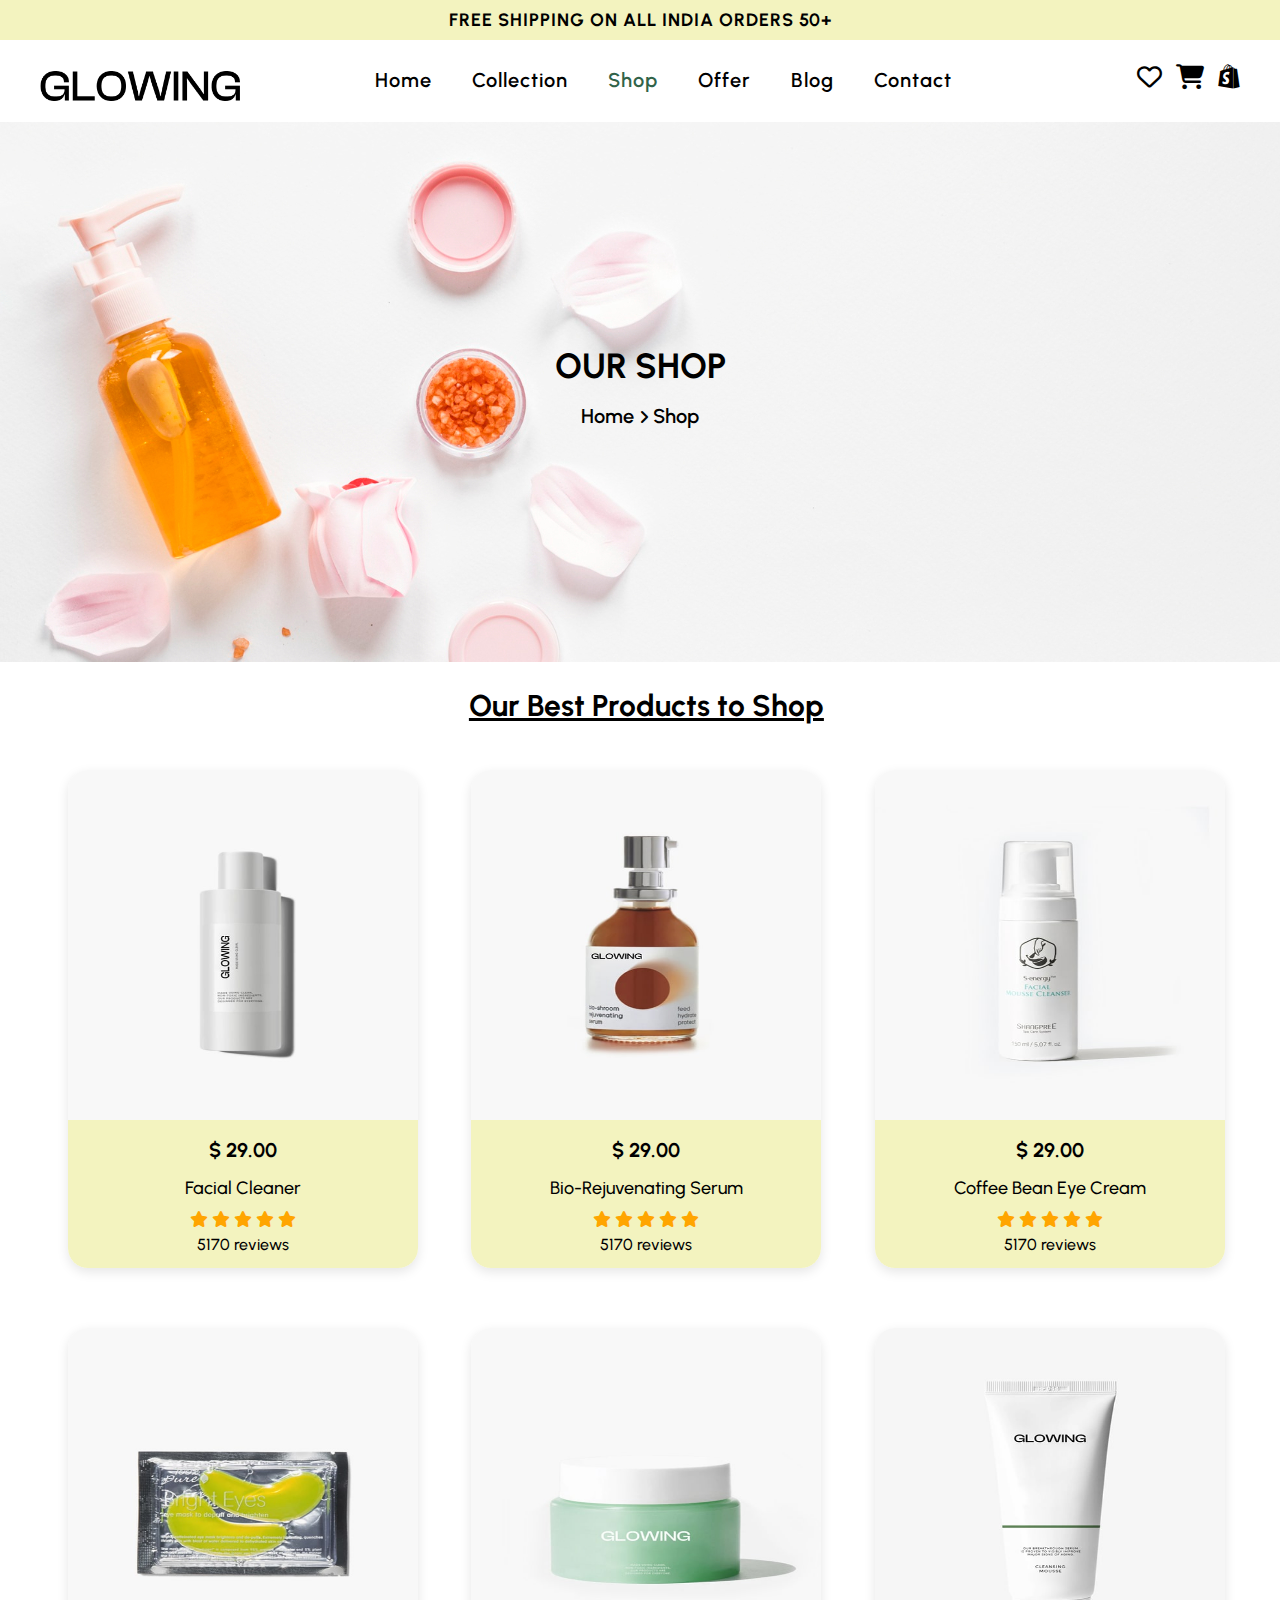
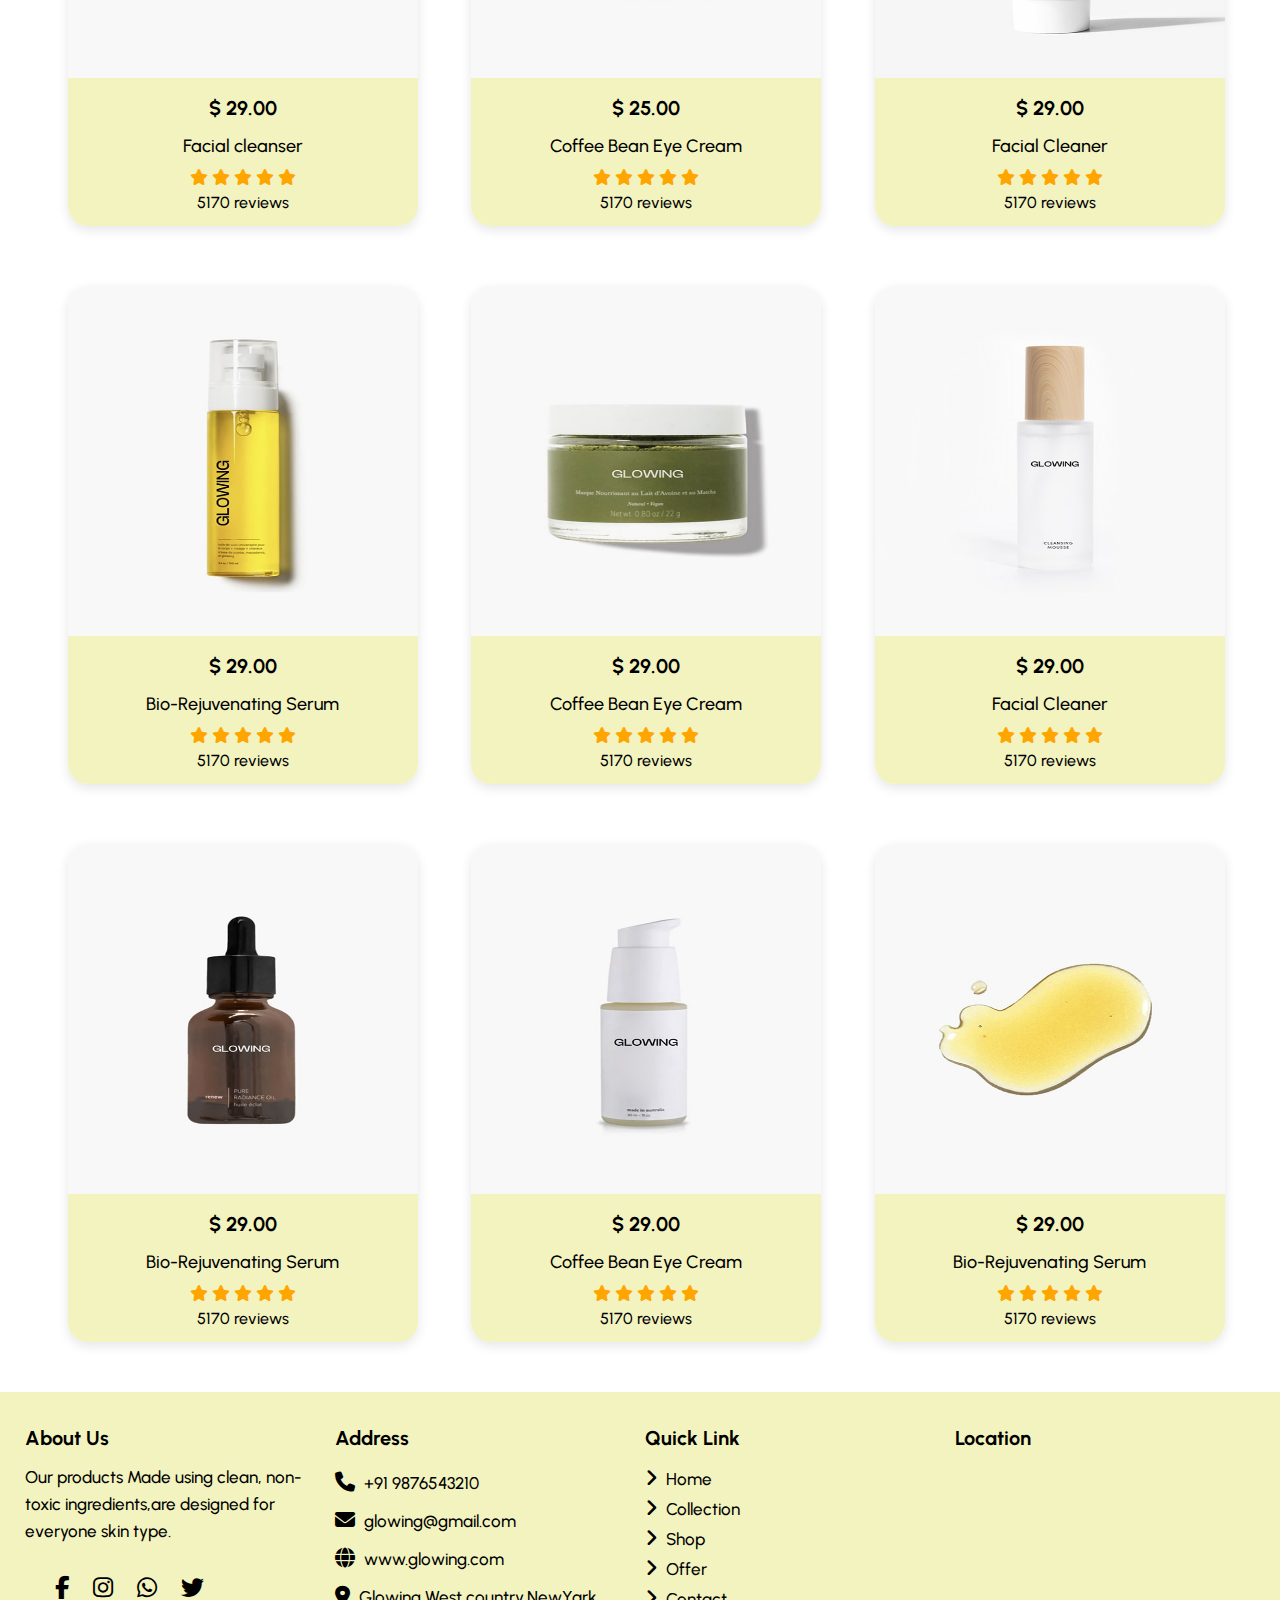
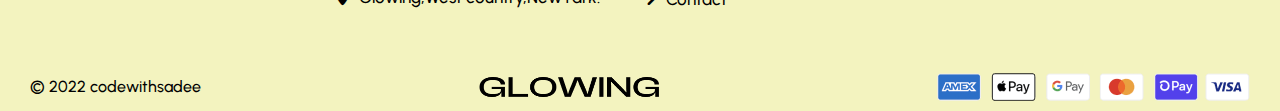
<file: shop.html>
<div class="text"><!DOCTYPE html>
<html>
<head>
	<meta charset="UTF-8">
    <meta name="viewport" content="width=device-width, initial-scale=1.0">
    <title>Glowing - Reveal The Beindex.htmlauty of Skin</title>
	<!-- favicon -->
	 <link rel="icon" type="text/svg" href="favicon.svg">

	<!-- font Awesome -->
	<link rel="stylesheet
	</div>" type="text/css" href="https://cdnjs.cloudflare.com/ajax/libs/font-awesome/6.5.1/css/all.min.css">

	 <!-- css link -->
	 <link rel="stylesheet" type="text/css" href="assets/css/style.css">

	 <!-- google font link -->
	<link rel="preconnect" href="https://fonts.googleapis.com">
	<link rel="preconnect" href="https://fonts.gstatic.com" crossorigin>
	<link href="https://fonts.googleapis.com/css2?family=Urbanist:wght@400;500;600;700;800&display=swap" rel="stylesheet">	

	<link rel="stylesheet" href="https://cdn.jsdelivr.net/npm/swiper@11/swiper-bundle.min.css" />
</head>
<body>

<header>
	<h4>Free Shipping On All India Orders 50+ </h4>
</header>

<nav>
	<div class="img">
		<img src="assets/images/logo.png">
	</div>

	<div class="menu">
		<input type="checkbox" id="check">
		<label for="check">
			<i class="fa-solid fa-bars" id="btn"></i>
			<i class="fa-solid fa-xmark" id="cancel"></i>
		</label>
		<ul>
			<li><a href="index.html">Home</a></li>
			<li><a href="collection.html">Collection</a></li>
			<li><a href="shop.html" class="active">Shop</a></li>
			<li><a href="offer.html">Offer</a></li>
			<li><a href="blog.html">Blog</a></li>
			<li><a href="contact.html">Contact</a></li>
		</ul>
	</div>

	<div class="icons">
		<i class="fa-regular fa-heart"></i>
		<i class="fa-solid fa-cart-shopping" ></i>
		<i class="fa-brands fa-shopify icon"></i>
	</div>
</nav>

<!-- Headbanner -->

<article class="headbanner" style="background-image: url(assets/images/bg.jpg);
background-position: cover;height: 60vh; ">
<div>
	<h3>OUR SHOP</h3>
	<a href="index.html">Home </a> <i class="fa-solid fa-angle-right"></i> <a href="shop.html">Shop</a>
</div>
</article>

<!-- heading -->

<section class="head">
	<h4>Our Best Products to Shop</h4>
</section>


<!-- shop -->

<section class="shops">
	<div class="shop">
			<div class="img"><img src="assets/images/product-01.jpg"></div>
			<div class="text">
			<h4>$ 29.00</h4>
			<p>Facial Cleaner</p>
			<div>
				<i class="fa-solid fa-star"></i>
				<i class="fa-solid fa-star"></i>
				<i class="fa-solid fa-star"></i>
				<i class="fa-solid fa-star"></i>
				<i class="fa-solid fa-star"></i>
			</div>
			<span>5170 reviews</span>
			</div>
			<div class="overlay">
				<i class="fa-regular fa-heart"></i>
				<i class="fa-solid fa-cart-shopping" ></i>
			</div>
		</div>

		<div class="shop">
			<div class="img"><img src="assets/images/product-02.jpg"></div>
			<div class="text">
			<h4>$ 29.00</h4>
			<p>Bio-Rejuvenating Serum</p>
			<div>
				<i class="fa-solid fa-star"></i>
				<i class="fa-solid fa-star"></i>
				<i class="fa-solid fa-star"></i>
				<i class="fa-solid fa-star"></i>
				<i class="fa-solid fa-star"></i>
			</div>
			<span>5170 reviews</span>
			</div>
			<div class="overlay">
				<i class="fa-regular fa-heart"></i>
				<i class="fa-solid fa-cart-shopping" ></i>
			</div>
		</div>

		<div class="shop">
			<div class="img"><img src="assets/images/product-03.jpg"></div>
			<div class="text">
			<h4>$ 29.00</h4>
			<p>Coffee Bean Eye Cream</p>
			<div>
				<i class="fa-solid fa-star"></i>
				<i class="fa-solid fa-star"></i>
				<i class="fa-solid fa-star"></i>
				<i class="fa-solid fa-star"></i>
				<i class="fa-solid fa-star"></i>
			</div>
			<span>5170 reviews</span>
			</div>
			<div class="overlay">
				<i class="fa-regular fa-heart"></i>
				<i class="fa-solid fa-cart-shopping" ></i>
			</div>
		</div>

		<div class="shop">
			<div class="img"><img src="assets/images/product-04.jpg"></div>
			<div class="text">
			<h4>$ 29.00</h4>
			<p>Facial cleanser</p>
			<div>
				<i class="fa-solid fa-star"></i>
				<i class="fa-solid fa-star"></i>
				<i class="fa-solid fa-star"></i>
				<i class="fa-solid fa-star"></i>
				<i class="fa-solid fa-star"></i>
			</div>
			<span>5170 reviews</span>
			</div>
			<div class="overlay">
				<i class="fa-regular fa-heart"></i>
				<i class="fa-solid fa-cart-shopping" ></i>
			</div>
		</div>

		<div class="shop">
			<div class="img"><img src="assets/images/product-05.jpg"></div>
			<div class="text">
			<h4>$ 25.00</h4>
			<p>Coffee Bean Eye Cream</p>
			<div>
				<i class="fa-solid fa-star"></i>
				<i class="fa-solid fa-star"></i>
				<i class="fa-solid fa-star"></i>
				<i class="fa-solid fa-star"></i>
				<i class="fa-solid fa-star"></i>
			</div>
			<span>5170 reviews</span>
			</div>
			<div class="overlay">
				<i class="fa-regular fa-heart"></i>
				<i class="fa-solid fa-cart-shopping" ></i>
			</div>
		</div>

		<div class="shop">
			<div class="img"><img src="assets/images/product-06.jpg"></div>
			<div class="text">
			<h4>$ 29.00</h4>
			<p>Facial Cleaner</p>
			<div>
				<i class="fa-solid fa-star"></i>
				<i class="fa-solid fa-star"></i>
				<i class="fa-solid fa-star"></i>
				<i class="fa-solid fa-star"></i>
				<i class="fa-solid fa-star"></i>
			</div>
			<span>5170 reviews</span>
			</div>
			<div class="overlay">
				<i class="fa-regular fa-heart"></i>
				<i class="fa-solid fa-cart-shopping" ></i>
			</div>
		</div>

		<div class="shop">
			<div class="img"><img src="assets/images/product-07.jpg"></div>
			<div class="text">
			<h4>$ 29.00</h4>
			<p>Bio-Rejuvenating Serum</p>
			<div>
				<i class="fa-solid fa-star"></i>
				<i class="fa-solid fa-star"></i>
				<i class="fa-solid fa-star"></i>
				<i class="fa-solid fa-star"></i>
				<i class="fa-solid fa-star"></i>
			</div>
			<span>5170 reviews</span>
			</div>
			<div class="overlay">
				<i class="fa-regular fa-heart"></i>
				<i class="fa-solid fa-cart-shopping" ></i>
			</div>
		</div>

		<div class="shop">
			<div class="img"><img src="assets/images/product-08.jpg"></div>
			<div class="text">
			<h4>$ 29.00</h4>
			<p>Coffee Bean Eye Cream</p>
			<div>
				<i class="fa-solid fa-star"></i>
				<i class="fa-solid fa-star"></i>
				<i class="fa-solid fa-star"></i>
				<i class="fa-solid fa-star"></i>
				<i class="fa-solid fa-star"></i>
			</div>
			<span>5170 reviews</span>
			</div>
			<div class="overlay">
				<i class="fa-regular fa-heart"></i>
				<i class="fa-solid fa-cart-shopping" ></i>
			</div>
		</div>

		<div class="shop">
			<div class="img"><img src="assets/images/product-09.jpg"></div>
			<div class="text">
			<h4>$ 29.00</h4>
			<p>Facial Cleaner</p>
			<div>
				<i class="fa-solid fa-star"></i>
				<i class="fa-solid fa-star"></i>
				<i class="fa-solid fa-star"></i>
				<i class="fa-solid fa-star"></i>
				<i class="fa-solid fa-star"></i>
			</div>
			<span>5170 reviews</span>
			</div>
			<div class="overlay">
				<i class="fa-regular fa-heart"></i>
				<i class="fa-solid fa-cart-shopping" ></i>
			</div>
		</div>

		<div class="shop">
			<div class="img"><img src="assets/images/product-10.jpg"></div>
			<div class="text">
			<h4>$ 29.00</h4>
			<p>Bio-Rejuvenating Serum</p>
			<div>
				<i class="fa-solid fa-star"></i>
				<i class="fa-solid fa-star"></i>
				<i class="fa-solid fa-star"></i>
				<i class="fa-solid fa-star"></i>
				<i class="fa-solid fa-star"></i>
			</div>
			<span>5170 reviews</span>
			</div>
			<div class="overlay">
				<i class="fa-regular fa-heart"></i>
				<i class="fa-solid fa-cart-shopping" ></i>
			</div>
		</div>

		<div class="shop">
			<div class="img"><img src="assets/images/product-11.jpg"></div>
			<div class="text">
			<h4>$ 29.00</h4>
			<p>Coffee Bean Eye Cream</p>
			<div>
				<i class="fa-solid fa-star"></i>
				<i class="fa-solid fa-star"></i>
				<i class="fa-solid fa-star"></i>
				<i class="fa-solid fa-star"></i>
				<i class="fa-solid fa-star"></i>
			</div>
			<span>5170 reviews</span>
			</div>
			<div class="overlay">
				<i class="fa-regular fa-heart"></i>
				<i class="fa-solid fa-cart-shopping" ></i>
			</div>
		</div>
		<div class="shop">
			<div class="img"><img src="assets/images/product-16.jpg"></div>
			<div class="text">
			<h4>$ 29.00</h4>
			<p>Bio-Rejuvenating Serum</p>
			<div>
				<i class="fa-solid fa-star"></i>
				<i class="fa-solid fa-star"></i>
				<i class="fa-solid fa-star"></i>
				<i class="fa-solid fa-star"></i>
				<i class="fa-solid fa-star"></i>
			</div>
			<span>5170 reviews</span>
			</div>
			<div class="overlay">
				<i class="fa-regular fa-heart"></i>
				<i class="fa-solid fa-cart-shopping" ></i>
			</div>
		</div>
</section>

<!-- footer -->
<footer>
	<div>
		<h4>About Us</h4>
		<p>Our products Made using clean, non-toxic ingredients,are designed for everyone skin type.</p>
		<div class="icon">
			<i class="fa-brands fa-facebook-f"></i>
			<i class="fa-brands fa-instagram"></i>
			<i class="fa-brands fa-whatsapp"></i>
			<i class="fa-brands fa-twitter"></i>
		</div> 
	</div>

	<div>
		<h4>Address</h4>
		<ul class="add">
			<li><i class="fa-solid fa-phone"></i> +91 9876543210</li>
			<li><i class="fa-solid fa-envelope"></i> glowing@gmail.com</li>
			<li><i class="fa-solid fa-globe"></i> www.glowing.com</li>
			<li><i class="fa-solid fa-location-dot"></i> Glowing,West country,NewYark.</li>
		</ul>
	</div>

	<div>
		<h4>Quick Link</h4>
		<ul>
			<li><i class="fa-solid fa-angle-right"></i>
				<a href="index.html">Home</a></li>
			<li><i class="fa-solid fa-angle-right"></i> 
				<a href="collection.html">Collection</a></li>
			<li><i class="fa-solid fa-angle-right"></i>
				<a href="shop.html">Shop</a></li>
			<li><i class="fa-solid fa-angle-right"></i>
				<a href="offer.html">Offer</a></li>
			<li><i class="fa-solid fa-angle-right"></i> 
				<a href="contact.html">Contact</a></li>
		</ul>
	</div>

	<div>
		<h4>Location</h4>
		<iframe src="https://www.google.com/maps/embed?pb=!1m18!1m12!1m3!1d31162.049877383895!2d78.56471545000001!3d12.499168000000001!2m3!1f0!2f0!3f0!3m2!1i1024!2i768!4f13.1!3m3!1m2!1s0x3bac540dd5ac6613%3A0x6f3185b3090fa58!2sTirupathur%2C%20Tamil%20Nadu!5e0!3m2!1sen!2sin!4v1734733596882!5m2!1sen!2sin"  style="border:0;" allowfullscreen="" loading="lazy" referrerpolicy="no-referrer-when-downgrade"></iframe>
	</div>
</footer>

<article class="foot">
	<div>
		<p>© 2022 codewithsadee</p>
	</div>
	<div class="img">
		<img src="assets/images/logo.png">
	</div>
	<div>
		<img src="assets/images/pay.png">
	</div>
	
</article>





<script src="https://cdn.jsdelivr.net/npm/swiper@11/swiper-bundle.min.js"></script>
<script type="text/javascript" src="assets/js/script.js"></script>
</body>
</html>
</file>
<file: assets/css/style.css>
/*-----------------------------------*\
  #style.css
\*-----------------------------------*/

/**
 * copyright 2022 codewithsadee
 */
/*-----------------------------------*\
  #CUSTOM PROPERTY
\*-----------------------------------*/
:root{

  /*colors*/
  --hoockers-green_20: hsl(148, 20%, 38%, 0.2);
  --pale-spring-bud: hsl(60, 68%, 85%);
  --hoockers-green: hsl(148, 20%, 38%);
  --spanish-gray: hsl(0, 0%, 61%);
  --light-gray: hsl(0, 0%, 80%);
  --cultured-1: hsl(0, 0%, 97%);
  --cultured-2: hsl(60, 6%, 93%);
  --gray-web: hsl(0, 0%, 49%);
  --white_30: hsl(0, 0%, 100%, 0.3);
  --black_70: hsla(0, 0%, 0%, 0.7);
  --black_50: hsla(0, 0%, 0%, 0.5);
  --black_15: hsla(0, 0%, 0%, 0.15);
  --black_10: hsla(0, 0%, 0%, 0.1);
  --black_5: hsla(0, 0%, 0%, 0.05);
  --white: hsl(0, 0%, 100%);
  --black: hsl(0, 0%, 0%);

  /*gradient color*/
  --gradient: linear-gradient(to right, transparent 50%, var(--white_30) 100%);

  /*typograpy*/
  --ff-urbanist: 'Urbanist', sans-serif;

  --fs-1: 4.8rem;
  --fs-2: 4rem;
  --fs-3: 3.4rem;
  --fs-4: 2.4rem;
  --fs-5: 2rem;
  --fs-6: 1.8rem;
  --fs-7: 1.5rem;
  --fs-8: 1.4rem;
  --fs-9: 1.3rem;

  --fw-400: 400;
  --fw-500: 500;
  --fw-600: 600;
  --fw-700: 700;
  --fw-800: 800;

  /*spacing*/
  --section-padding: 35px;

  /*shadow*/
  --shadow-1: 0 8px 16px var(--black_15);
  --shadow-2: 0 4px 10px var(--black_5);

  /*border radius*/
  --radius-3: 3px;

  /*transition*/
  --transition-1: 0.25s ease;
  --transition-2: 0.5s ease;
  --transition-3: 1s ease;
  --cubic-in: cubic-bezier(0.51, 0.03, 0.64, 0.28);
  --cubic-out: cubic-bezier(0.33, 0.85, 0.4, 0.96);
};




/*-----------------------------------*\
  #RESET
\*-----------------------------------*/



input{ width: 100%; }

button{ cursor: pointer; }

ico-icon{
  pointer-events: none;
  --ionicon-stroke-width:25px;
}

html{
  font-family: var(--ff-urbanist);
  font-size:10px;
  scroll-behavior: smooth;
}

body{
  background-color: var(--white);
  color: var(--gray-webt);
  font-size: 1.6rem;
  font-weight: var(--fw-500);
  line-height: 1.6;
  max-height: 300vh;
}

:focus-visible{ outline-offset:4px; };

::-webkit-scrollbar{
  width: 10px;
  height: 5px;
};

::-webkit-scrollbar-track{
  background-color: hsl(0,0%,95%)
};

::-webkit-scrollbar-thumb{
  background-color: hsl(0,0%,80%)
};

::-webkit-scrollbar-thumb:hover{
  background-color: hsl(0,0%,70%)
}


/*-----------------------------------*\
  #HEADER
\*-----------------------------------*/
*{
  margin: 0;
  padding: 0;
}
header{
  line-height: 40px;  
  text-align: center;
  text-transform: uppercase;
  letter-spacing: 1px;
  background-color:hsl(60, 68%, 85%);
}
header h4{
  font-size: 18px;
}

/*-----------------------------------*\
  #NAVBAR
\*-----------------------------------*/

nav{
  display: flex;  
  justify-content: space-between;
  align-items: center;
  padding: 0 40px;
  line-height: 80px;
  background-color: hsl(0, 0%, 100%, 0.3);
}
nav .img{
  width: 200px;
  padding-top: 10px;

}
nav .img img{
  width: 100%;
  height: 100%;
}
nav ul{
  display: flex;
  align-items: center;
  list-style-type: none;
}
nav ul li{
  margin-right: 40px;
  position: relative;
}
nav ul li::after{
  content: '';
  position: absolute;
  left: 0;
  bottom: 20px;
  width: 0;
  height: 2px;
  background-color: #3c6650;
  transition: 0.5s;
}
nav ul li:hover::after{
  width: 100%;
}
nav ul li a{
  text-decoration: none;
  font-size: 20px;
  letter-spacing: 1px;
  color: black;
  font-weight: 600;
  transition: 0.5s;
}
nav ul li a:hover{
  color: #316349;
}
.active{
  color: #316349;
  
}
nav .icons i{
  font-size: 25px;
  padding-left: 10px;
}
nav #check{
  display: none;
}
nav label #btn,label #cancel{
  font-size: 25px;
  display: none;
}

/*navbar mediaquery*/

@media(max-width: 1030px){
  nav ul{
    position: absolute;
    top:130px;
    left: -100%;
    flex-direction: column;
    width: 100%;
    height: 100vh;
    text-align: center;
    background-color:white;
    border-top: 1px solid;
    overflow: hidden;
    z-index: 99;
    transition: 0.5s;
  }
  nav ul li{
    margin-right: 0;
  }

  nav ul li::after{
    display: none;
  }
  nav .img{
  width: 180px;
  }
  nav .menu{
    order: -1;
  }
  nav .icons i{
  display: none;
  }
  nav .icons .icon{
    display: block;
  }
  nav label #btn{
    display: block;
  }
  #check:checked ~ ul{
    left: 0;
  }
  #check:checked ~ label #btn{
    display: none;
  }
  #check:checked ~ label #cancel{
    display: block;
  }
}
@media(max-width: 500px){
 
  nav .img{
  width: 150px;
  
  }
}
@media(max-width: 380px){
  nav ul{
    top: 170px;
  }
  nav {
    padding: 0 20px;
  }

}

section{
  margin-left: 4%;
  margin-right: 3%;
}
@media(max-width: 500px){
  section{
  margin-left: 0;
  margin-right: 0;
}
}


/*-----------------------------------*\
  #HERO
\*-----------------------------------*/

.home div{
  padding: 8%;
}
.home h3{
  font-size: 55px;
  line-height: 60px;
}
.home p{
  font-size: 22px;
  padding: 20px 0;
  color: #898b8c;
}
.home h5{
  font-size: 23px;
   margin-bottom: 30px;
}
.home a{
  text-decoration: none;
  padding:13px 20px;
  background-color: black;
  color: white;
  font-size: 18px;
  border-radius: 3px;
  background-color: hsl(148, 20%, 38%);
  transition: 0.5s;
}
.home a:hover{
  background-color: hsl(148, 20%, 38%);
}


@media(max-width: 600px){
  .home{
  background-position: center;
}
.home div{
  padding: 20% 10%;
}
.home h3{
  font-size: 35px;
  line-height: 60px;

}
.home p{
  font-size: 22px;
  padding: 20px 0;
  color: #898b8c;
}
.home h5{
  font-size: 23px;
  margin-bottom: 30px;
}
}




/*-----------------------------------*\
  #COLLECTION
\*-----------------------------------*/
.collection{
  display: flex;
  justify-content: space-around;
  flex-wrap: wrap;
  align-items: center;
  grid-gap: 30px;
  margin: 30px;
}
.collection .img{
  width: 400px;
  height: 400px;
  overflow: hidden;
  position: relative;
}
.collection .img img{
  width: 100%;
  height: 100%;
  transition: 0.5s;
}
.collection .img img:hover{
  transform: scale(1.1);
}
.collection .img div{
  position: absolute;
  top:10%;
  left: 8%;
  font-weight: bold;
}
.collection .img div h3{
  font-size: 30px;
}
.collection .img div p{
  font-size: 20px;
}
.collection .img a{
  position: absolute;
  bottom:10%;
  left: 8%;
  font-size: 18px;
  text-decoration: none;
}
.collection .img a i{
  margin-left: 3px; 
}
.collection .img a:hover{
  color:  #3c6650;
}
@media(max-width: 850px){
  .collection{
    flex-wrap: wrap;

  }
  .collection .img{
  height: 300px;
  overflow: hidden;
  position: relative;
}
}

/*collection multi page*/

.headbanner{
  display: flex;
  justify-content: center;
  align-items: center;
  text-align: center;
  line-height: 50px;  
}
.headbanner h3{
  font-size: 35px;
}
.headbanner a{
  text-decoration: none;
  font-size: 20px;
  color: black;
  font-weight: 600; 
}

@media(max-width: 500px){
  .headbanner h3{
    font-size: 30px;
  }
}

/*-----------------------------------*\
  #HEADING
\*-----------------------------------*/
.heading{
  display: flex;
  justify-content: space-between;
  align-items: center;
 flex-wrap: wrap;

}
.heading h4{
  font-size: 30px;
  padding: 20px;
  /*text-transform: uppercase;*/
}
.heading a{
  font-size: 18px;
  color: black;
  text-decoration: none;
  margin-left: 30px;
  margin-right: 40px;
}
.heading a i{
  margin-left: 3px; 

}
.heading a:hover{
  color:  #3c6650;
}

.head{
  text-align: center;
  text-decoration: underline;
}
/*-----------------------------------*\
  #SHOP
\*-----------------------------------*/

.swiper{
  width: 90%;
  max-width: 1200px;
  margin:20px auto;
  border-radius: 20px;

}
.swiper-wrapper{
  display: flex;
  align-items: center;
  text-align: center;
}
.swiper-slide{
  box-shadow: rgba(0, 0, 0, 0.1) 0px 4px 12px;
  border-radius: 20px;
  margin:5px 0;
}
.swiper-slide .img{
  width: 100%;
  height: 350px;
}
.swiper-slide .img img{
  width: 100%;
  height: 100%;
  border-radius: 20px 20px 0 0;
}
.swiper-slide .text{
  padding: 10px;
  background-color: hsl(60, 68%, 85%);
  border-radius: 0 0 20px 20px;
}
.swiper-slide h4{
  font-size: 20px;
  padding: 4px;
}
.swiper-slide p{
  font-size: 18px;
  padding: 4px;
}
.swiper-slide div i{
  color: orange;
  padding: 3px 0;
}
.swiper-slide span{
  padding-bottom:70px;

}
.swiper-slide .overlay{
  position: absolute;
  top: 40px;
  right: 30px;
  width: 0;
  opacity: 0;
  transition: 0.5s;
}
.swiper-slide .overlay i{
  display: block;
  font-size: 22px;
  line-height: 35px;
  color:#64917a;

}
.swiper-slide .overlay i:hover{
  color: #355745;
}
.swiper-slide:hover  .overlay {
  opacity: 1;
  width: 15%;

}

/*shop multipage*/
.shops{
  display: flex;
  align-items: center;
  justify-content: space-around;
  text-align: center;
  flex-wrap: wrap; 
  gap:20px; 
}
.shop{
  box-shadow: rgba(0, 0, 0, 0.1) 0px 4px 12px;
  border-radius: 20px;
  margin:  20px 0;
  height: 498px;
  position: relative;
}
.shop .img{
  width: 350px;
  height: 350px;
}
.shop .img img{
  width: 100%;
  height: 100%;
  border-radius: 20px 20px 0 0;
}
.shop .text{
  padding: 10px;
  background-color:hsl(60, 68%, 85%);
  border-radius: 0 0 20px 20px;
}
.shop h4{
  font-size: 20px;
  padding: 4px;
}
.shop p{
  font-size: 18px;
  padding: 4px;
}
.shop div i{
  color: orange;
  padding: 3px 0;
}
.shop span{
  padding-bottom:30px;

}
.shop .overlay{
  position: absolute;
  top: 40px;
  right: 30px;
  width: 0;
  opacity: 0;
  transition: 0.5s;
}
.shop .overlay i{
  display: block;
  font-size: 22px;
  line-height: 35px;
  color:#64917a;

}
.shop .overlay i:hover{
  color:#355745;
}
.shop:hover  .overlay {
  opacity: 1;
  width: 15%;

}
@media(max-width: 680px){
.shops{
  justify-content: center;
}
.shop{
  height: 420px;
}
.shop .img{
  width: 300px;
  height:300px;
}
}




/*-----------------------------------*\
  #BANNER
\*-----------------------------------*/
.banner{
  display: flex;
  gap:30px;
  margin:50px;
}
.banner .img{
  overflow: hidden;
  position: relative;
}
.banner .img img{
  width: 100%;
  height: 100%;
  transition: 0.5s;
}
.banner .img img:hover{
  transform: scale(1.1);
}
.banner1{
  width: 70%;
}
.banner2{
  width: 30%;
}
.banner .img div{
  position: absolute;
  top:15%;
  left: 10%;
}
.banner .img div span{
  font-size: 25px;
  text-transform: uppercase;
}
.banner .img div h2{
  font-size: 37px;
  margin-bottom: 20px;
  line-height: 50px;
  padding: 5px 0;
}
.banner .img div p{
  font-size: 18px;
  margin-bottom: 30px;
}
.banner .img div a{
  text-decoration: none;
  padding: 14px 20px;
  background-color: #fcfcfa;
  border-radius: 3px;
  font-size: 18px;
  color: black;
  font-weight: 500;
  transition: 0.5s;
}
.banner .img div a:hover{
  background-color: black;
  color: white;
}

@media(max-width: 900px){
  .banner{
    flex-wrap: wrap;
    margin: 20px;
  }
  .banner1{
    width: 100%;
    height: 300px;
  }
  .banner2{
    width: 100%;
    height: 300px;
  }
  .banner .img div span{
  font-size: 20px;
  }
  .banner .img div h2{
    font-size: 30px;
  }
  .banner .img div p{
    font-size: 18px;
  }
  .banner .img div a{
    padding: 12px 20px;
  }
}

/*-----------------------------------*\
  #FEATURE
\*-----------------------------------*/
.head{
  text-align: center;
  padding: 20px;
  font-size: 30px;
}
.glow{
  display: flex;
  justify-content: space-around;
  align-items: center;
  text-align: center;
  
}
.glow div{
  padding:30px 20px;
  box-shadow: rgba(99, 99, 99, 0.2) 0px 2px 8px 0px;
  margin: 20px;
  transition: 0.5s;
  /*background-color:#8aa697;*/
}
 
.glow  img{
  width: 150px;
  height: 150px;
  padding: 20px;
}
.glow h3{
  font-size: 22px;
  padding: 10px;
}
.glow div:hover h3{
  color:hsl(148, 20%, 38%); 
}
.glow div:hover {
  transform: scale(1.05);
}

@media(max-width: 980px){
  .glow{
    flex-wrap: wrap;
  }
}


/*-----------------------------------*\
  #OFFER
\*-----------------------------------*/
.offer{
  display: flex;
  justify-content: space-around;
  align-items: center;
}
.offer div{
  width: 50%;
  padding: 20px;
}
.offer .offer1{
  display: flex;
  align-items: center;
  gap:20px;
  margin: 20px;
}
.offer .offer1 img{
  width: 100%;
}

.offer h4{
  text-transform: uppercase;
  font-size: 18px;
}
.offer h4 span{
  background-color:hsl(148, 20%, 38%); 
  border-radius: 5px;
  color: white;
  font-size: 16px;
  padding: 3px 8px;
  margin-left: 5px; 
}
.offer h2{
  font-size: 45px;
}
.offer p{
  font-size: 18px;
  
}
.offer #countdown{
  font-size: 45px; 
  letter-spacing: 2px;
  width: 100%;
  margin-bottom: 20px;
}
#countdown span{
  display: inline-block;
  text-align: center;
  position: relative;
}
#countdown span::after{
  font-size: 16px;
  position: absolute;
  bottom: -20px;
  left:50%;
  transform: translateX(-50%);

}
#days::after{
  content: 'DAYS'
}
#hrs::after{
  content: 'HRS'
}
#min::after{
  content: 'MINS'
}
#sec::after{
  content: 'SECS'
}
.offer a{
  background-color: #3c6650;
  color: white;
  text-decoration: none;
  margin-left: 20px;
  padding: 10px 20px;
  border-radius: 3px;
}

@media(max-width: 900px){
  .offer{
    flex-wrap: wrap;
  }
  .offer div{
    width: 100%;
    padding: 20px;
  }
}

@media(max-width: 700px){
  .offer .offer1{
    margin: 10px;
  }
  
  .offer h2{
    font-size: 30px;
  }
.offer p{
  font-size: 18px;
  
}
.offer .clock{
  font-size: 35px; 
  letter-spacing: 2px;
  width: 85%;
  
}
}




/*-----------------------------------*\
  #BLOG
\*-----------------------------------*/
.blog{
  display: flex;
  justify-content: space-around;
  align-items: center;
  flex-wrap: wrap;
  gap:20px;
  text-align: center;
  margin: 20px;
}
.blog .blogs{
  box-shadow: rgba(0, 0, 0, 0.24) 0px 3px 8px;
  border-radius: 10px;
  height: 400px;
  padding-bottom: 10px;
  margin-bottom:20px;
}
.blog .img{
  overflow: hidden;
  border-radius: 10px 10px 0 0;
  height: 250px;
}

.blog .img img{
  width: 100%;
  height: 100%;
  transition: 0.5s;
  border-radius: 10px 10px 0 0;
}
.blog .img img:hover{
  transform: scale(1.1);
}
.blog h3{
  font-size: 25px;
}
.blog p{
  margin-bottom: 10px;
  padding: 5px 10px;
}
.blog a{
  padding: 8px 20px;
  text-decoration: none;
  background-color: hsl(148, 20%, 38%);
  color: white;
  margin-bottom: 20px;
  border-radius: 3px;
}

@media(max-width:1060px){
  .blog{
    flex-wrap: wrap;
  }
}

/*-----------------------------------*\
  #FOOTER
\*-----------------------------------*/
footer{
  display: flex;
  justify-content: space-around;
  flex-wrap: wrap;
  background-color: hsl(60, 68%, 85%);
  padding: 20px;
  margin-top: 30px;

}
footer div{
  width: 300px;
  padding: 10px 0;
}
footer h4{
  font-size: 20px;
  padding-bottom: 10px;
}
footer p{
  font-size: 17px;
}
footer i{
  font-size: 20px;
  margin-right: 5px;
}
footer ul{
  list-style-type: none;
}
footer ul li{
  font-size: 17px;
  line-height: 30px;
  font-weight: 500;
}
footer ul li a{
  text-decoration: none;
  color: black;
  transition: 0.5s;
}
footer ul li a:hover{
  letter-spacing: 2px;
  color: #305e46;
}
footer .add li{
  line-height: 38px;
  cursor: pointer;
}
footer .icon{
  padding: 30px;
}
footer .icon i{
  margin-right: 20px;
  font-size: 23px;
  transition: 0.5s;
}
footer .icon i:hover{
  transform: translateY(-5px);
  color: #305e46;
}
@media(max-width: 400px){
footer .icon{
  padding: 10px;
}

}




/*-----------------------------------*\
  #BACK TO TOP
\*-----------------------------------*/
.foot{
  background-color:hsl(60, 68%, 85%);
  display: flex;
  justify-content: space-between;
  align-items: center;
  flex-wrap: wrap;
  padding: 10px 30px ;
  text-align: center;
}
.foot .img{
  width: 180px;
  height: 20px;
}
.foot img{
  width: 100%;
  height: 100%;
}

@media(max-width: 400px){
  .foot{
    padding:20px 30px;
  }
  .foot div{
    margin-bottom: 20px;
  }
}


/*contact page*/
.ctn{
  text-align: center;
  padding: 20px;
}
.ctn p{
  font-size: 18px;
 }

.contactus{
  display: flex;
  justify-content: space-around;
  align-items: center;
  /*flex-wrap: wrap;*/
  /*padding: 20px;*/
}

.contactus div{
  width: 100%;
  height: 100%;
  margin: 20px;
}
.contactus #image {
  width: 100%;
  height: 500px;
  margin: 30px;
}
.contactus #image img{
  width: 100%;
  height: 100%;
  border-radius: 20px;  
}
.contactus .joinus{
  margin: 20px
  padding:20px;
  background-color:#9dc4b0;
  border-radius: 40px;
  text-align: center;
}
.contactus form{
  padding: 20px;
}
.contactus form h3{
  font-size: 35px;
}
.contactus form div{
  display: flex;
  /*flex-direction: column;*/
  flex-wrap: wrap;
}
.contactus form input{
  margin: 10px 0;
  width: 100%;
  padding: 10px;
  border-radius: 10px;
}
.contactus form select{
  margin: 10px 0;
  width: 100%;
  padding: 10px;
  border-radius: 10px;
}
.contactus form textarea{
  margin: 10px 0;
  width: 100%;
  padding: 10px;
  border-radius: 10px;
}
.joinus form button{
  margin-top: 0;
  width: 40%;
}
form{
  display: flex;
  justify-content: space-around;
  align-items: center;
  flex-wrap: wrap;
}
form span{
  font-weight: bold;
  font-size: 18px;
  letter-spacing: 1px;
  line-height: 0px;
  padding: 5px;
  text-align: center;
  width: 100%;

}
.contactus form button{
  width: 40%;
  height: 40px;
  padding: 5px 10px;
  border:none;
  outline: none;
  border-radius: 20px;
  font-size: 20px;
  font-weight: bold;
  color: white;
  position: relative;
  background-color:  hsl(148, 20%, 38%);
  margin-bottom: 20px;
}


 
@media(max-width: 950px){
  .contactus{
    flex-wrap: wrap;
    justify-content: center;
  }
}

@media(max-width: 660px){
  .contactus{
    text-align: center;
  }
   
} 

@media(max-width: 450px){
.ctn p{
  text-align: justify;
}
  .contactus form{
  padding: 10px;
}

.contactus form input{
  margin: 10px 0;
  width: 100%;
  padding: 10px;
  border-radius: 10px;
}
.contactus form select{
  margin: 10px 0;
  width: 100%;
  padding: 10px;
  border-radius: 10px;
}
.contactus form textarea{
  margin: 10px 0;
  width: 100%;
  padding: 10px;
  border-radius: 10px;
}
.contactus #image {
  width: 100%;
  height: 350px;
  margin: 30px;
}

}


/*-----------------------------------*\
  #MEDIA QUERIES
\*-----------------------------------*/

/*.kiwi{
      background-image: url(assets/images/banner-3.jpg);
      height: 80vh;
      background-size: cover;
    }*/
</file>
